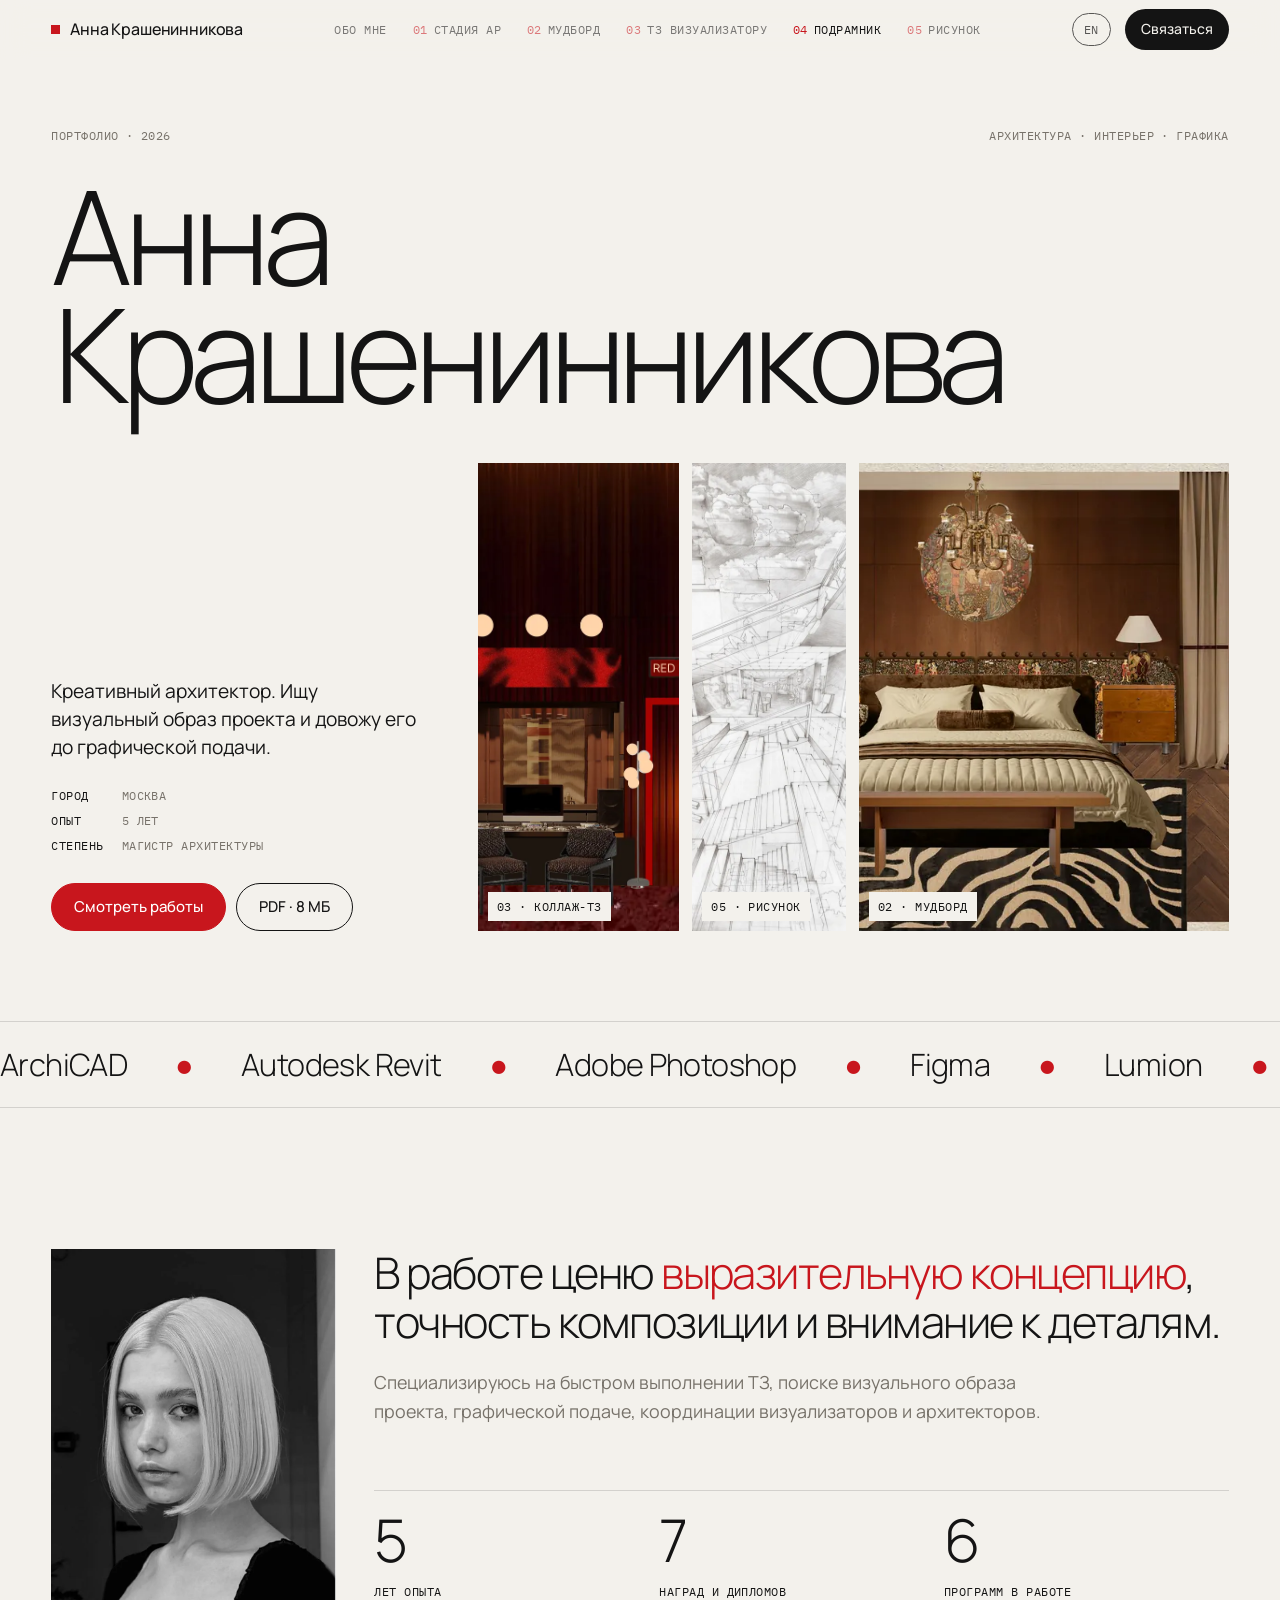
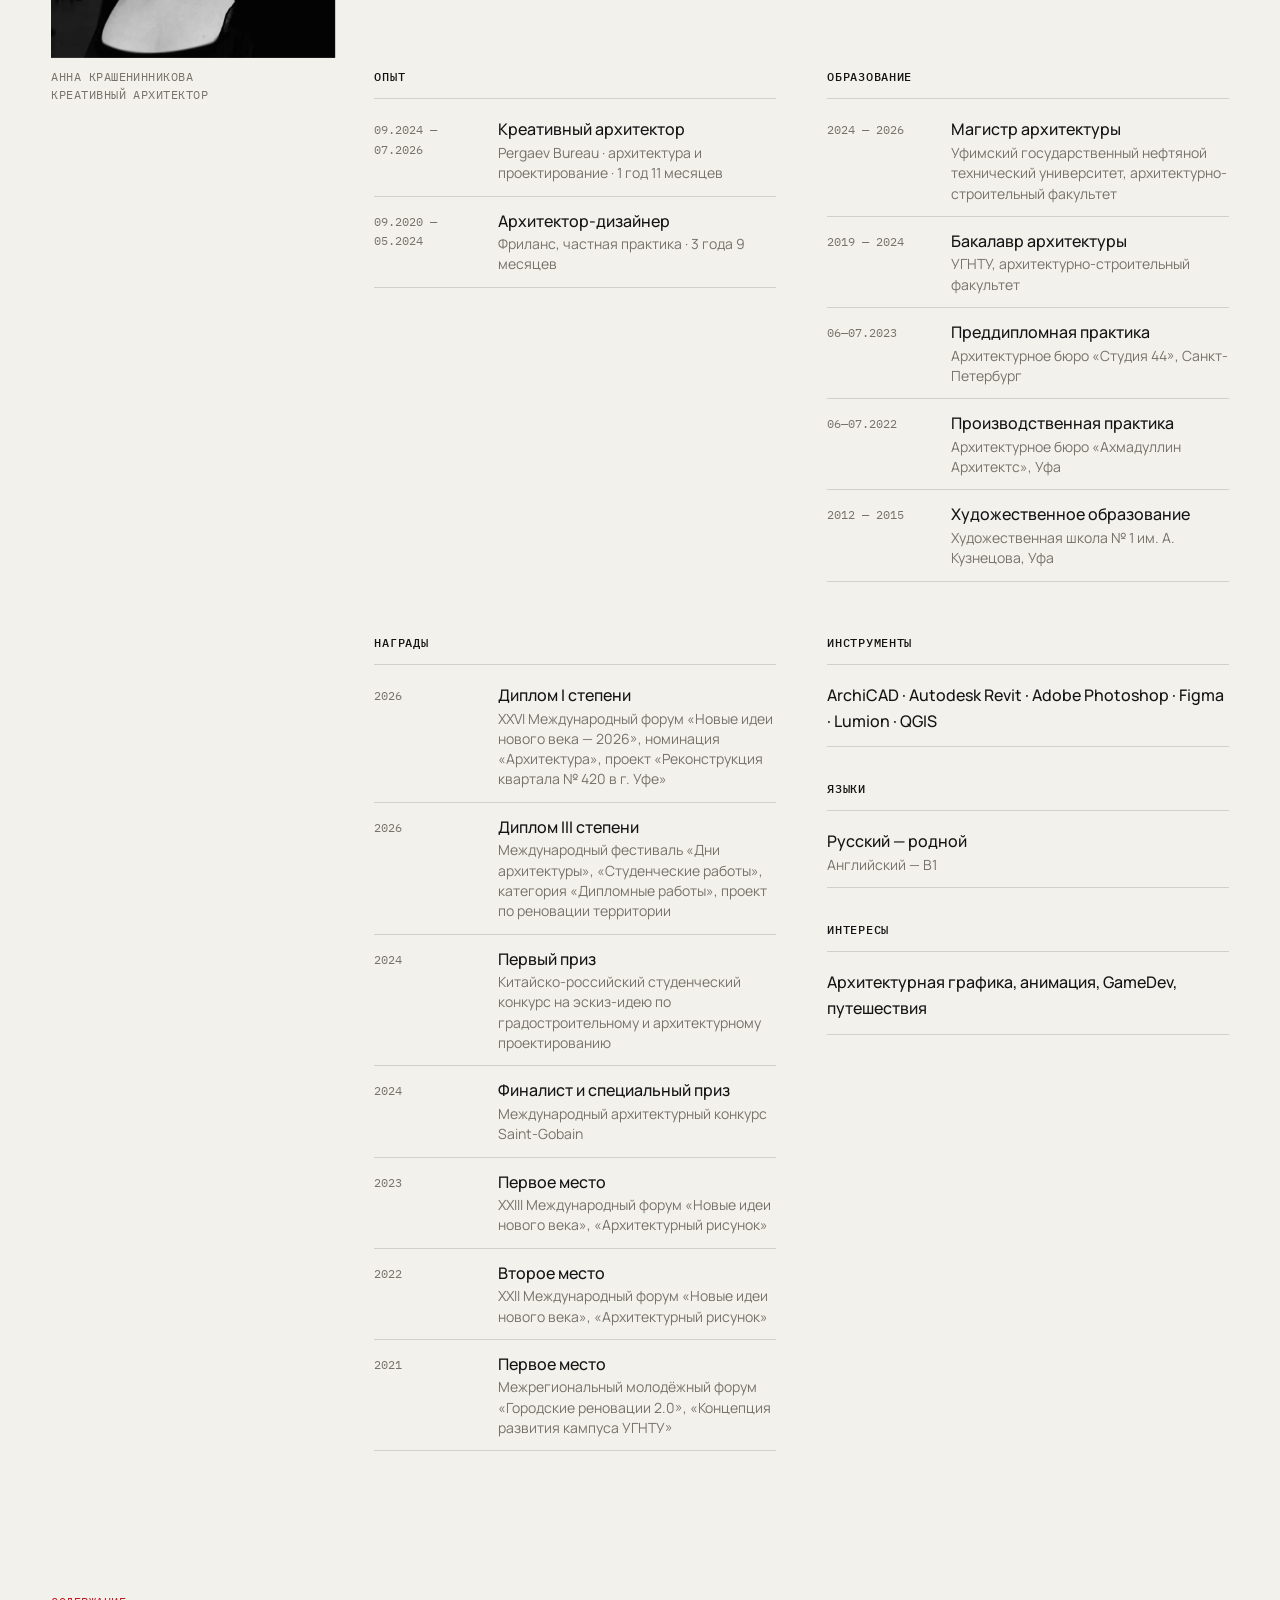
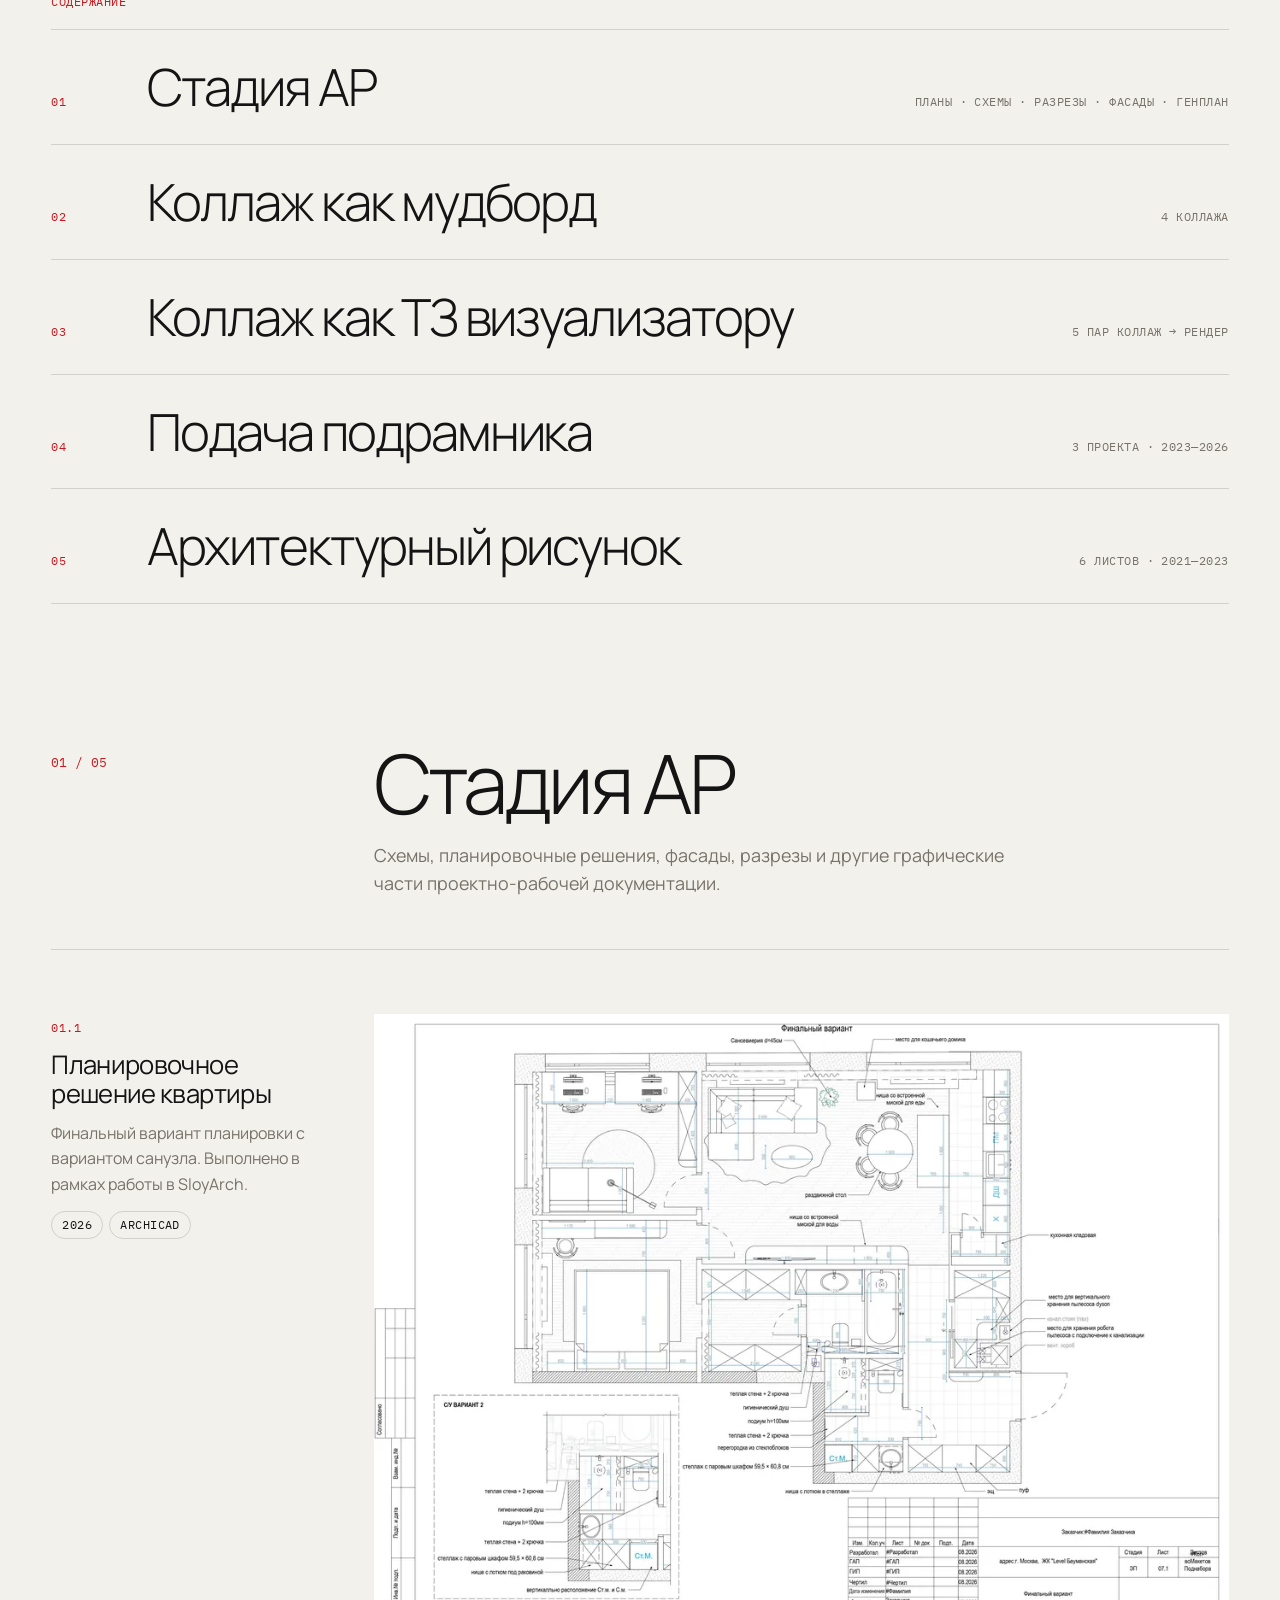
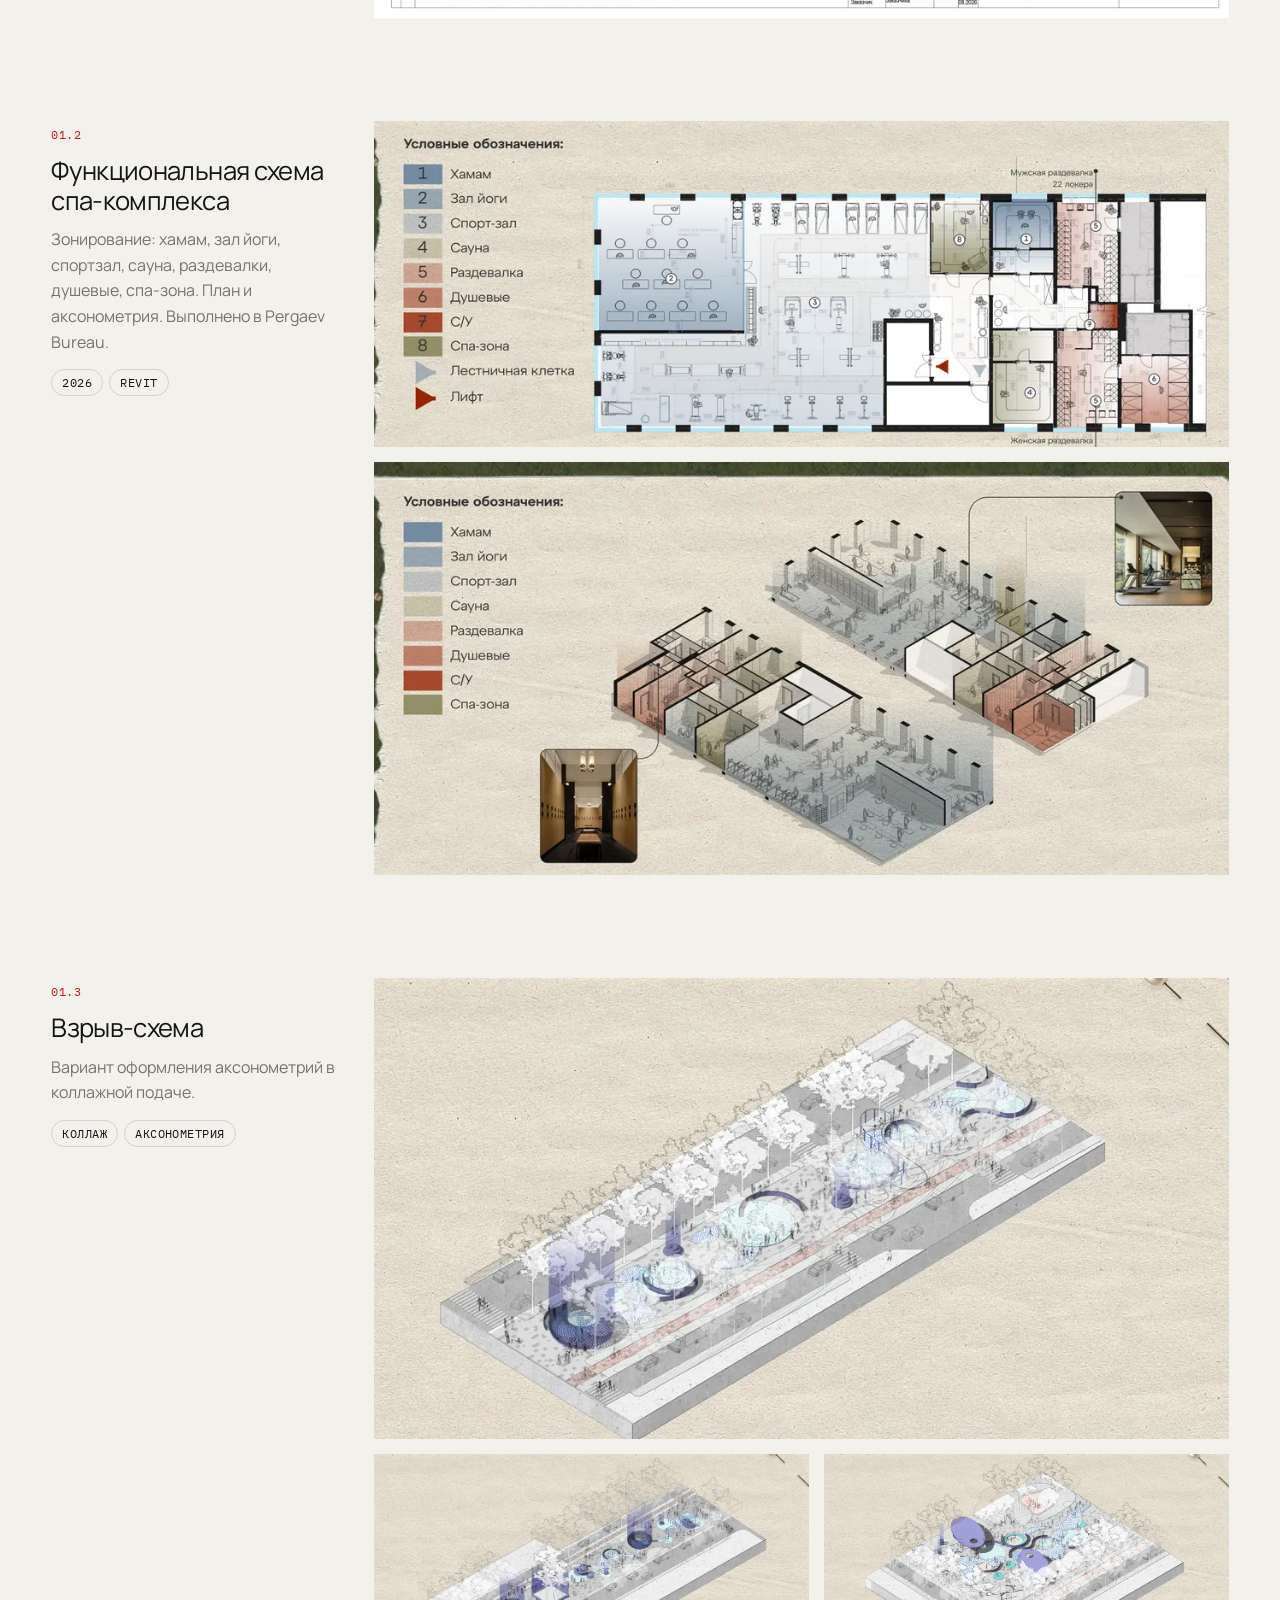
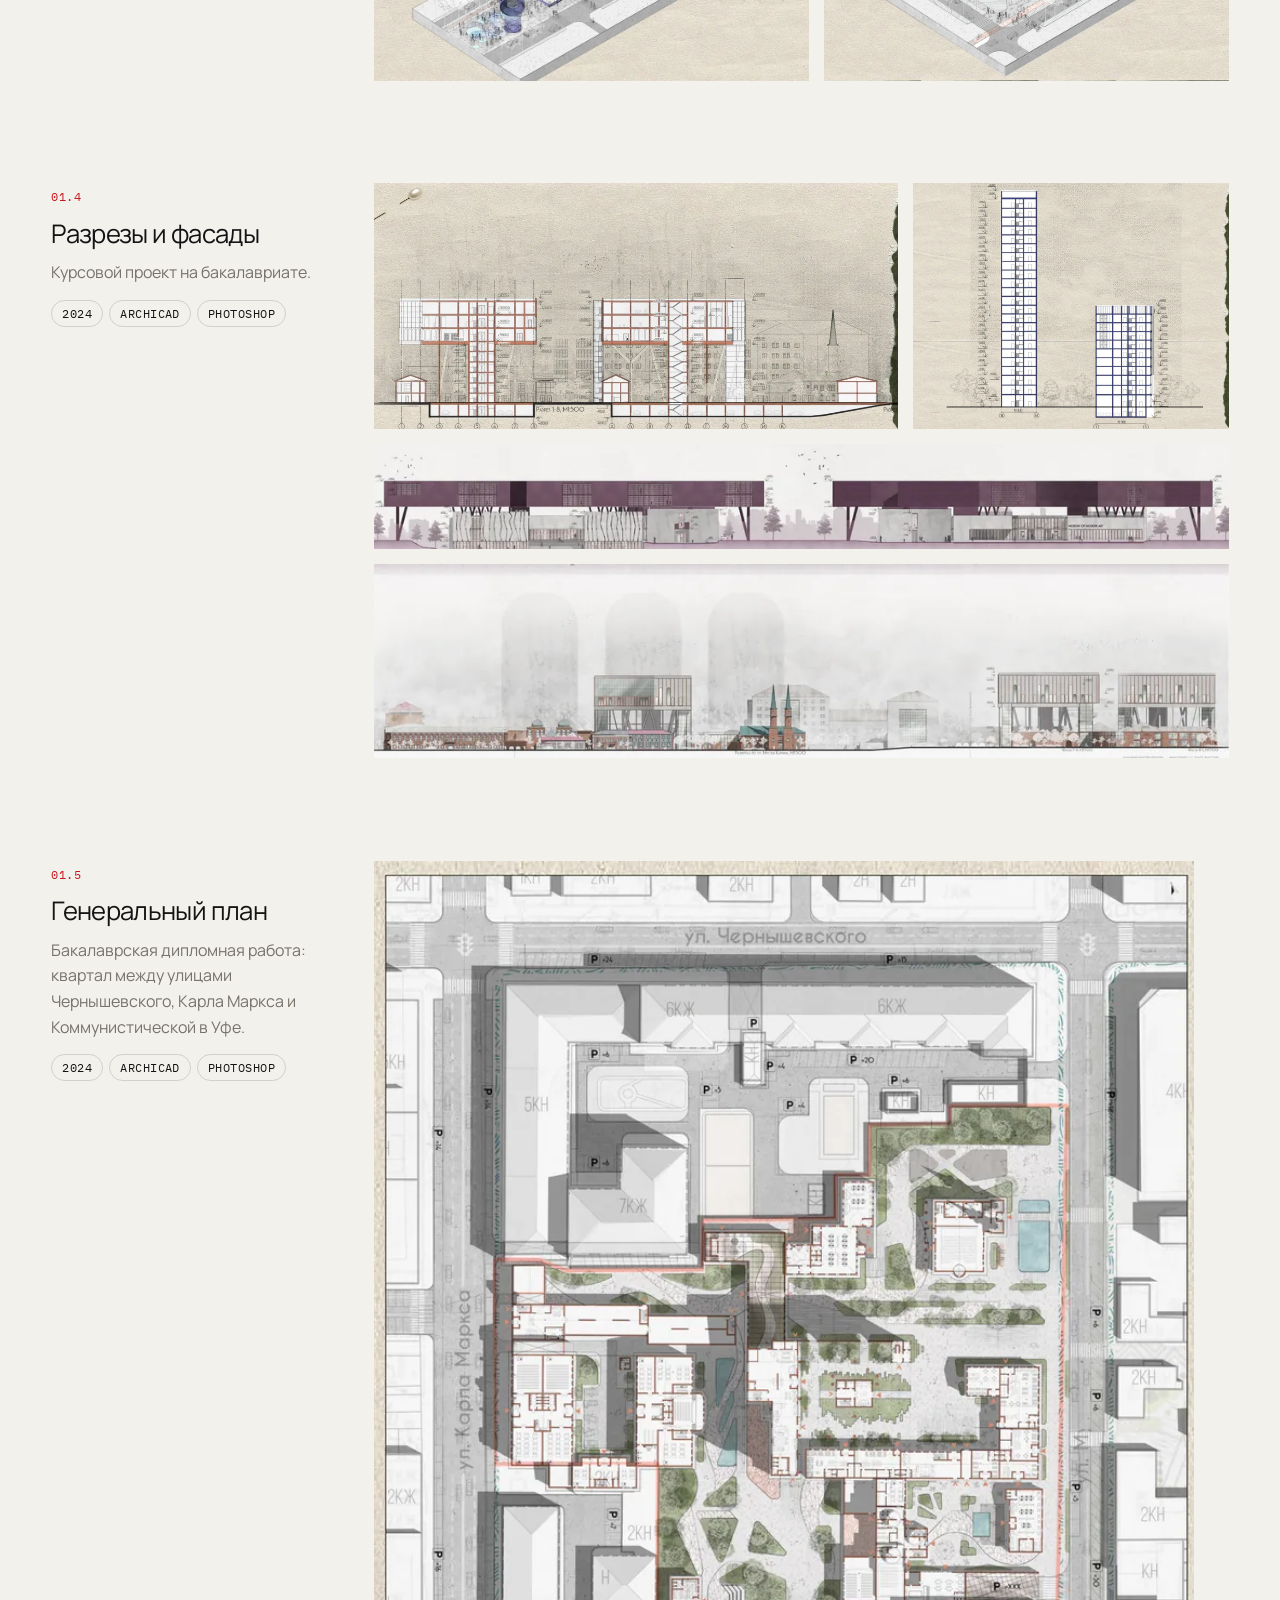
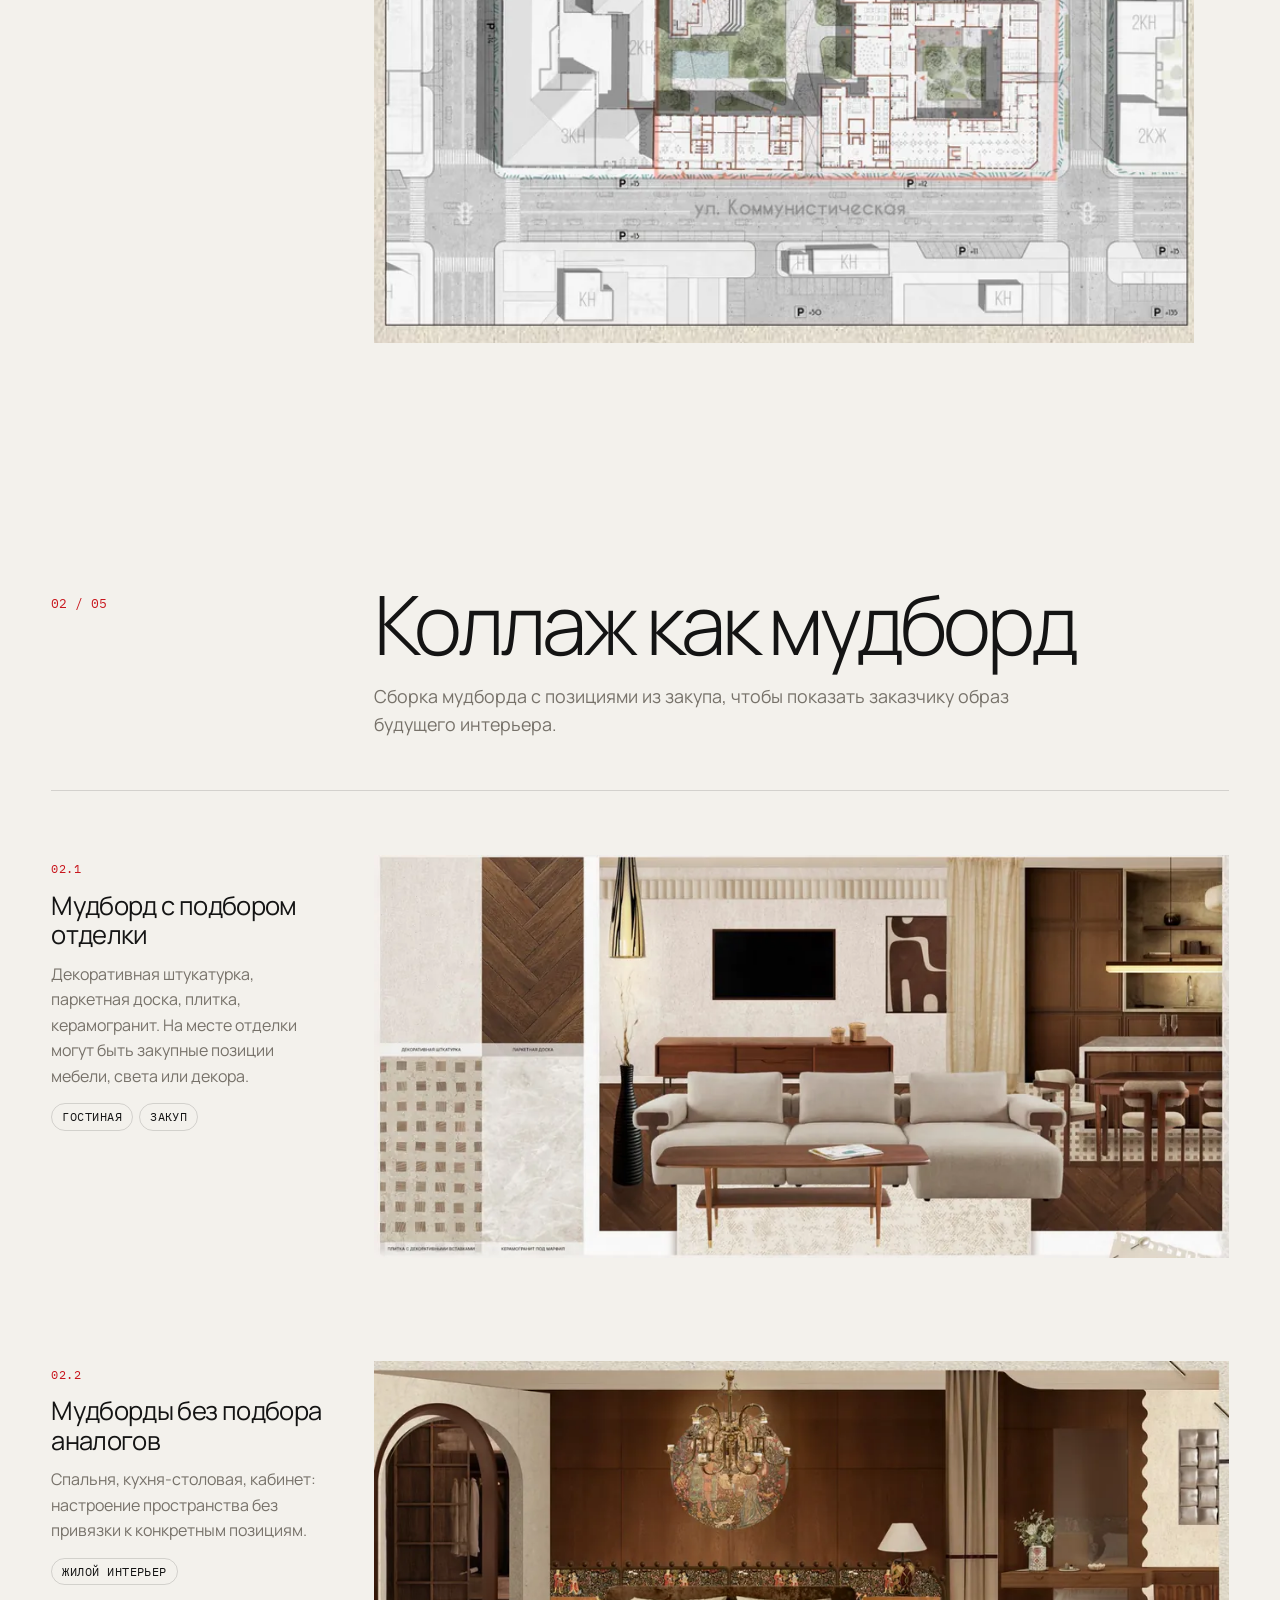
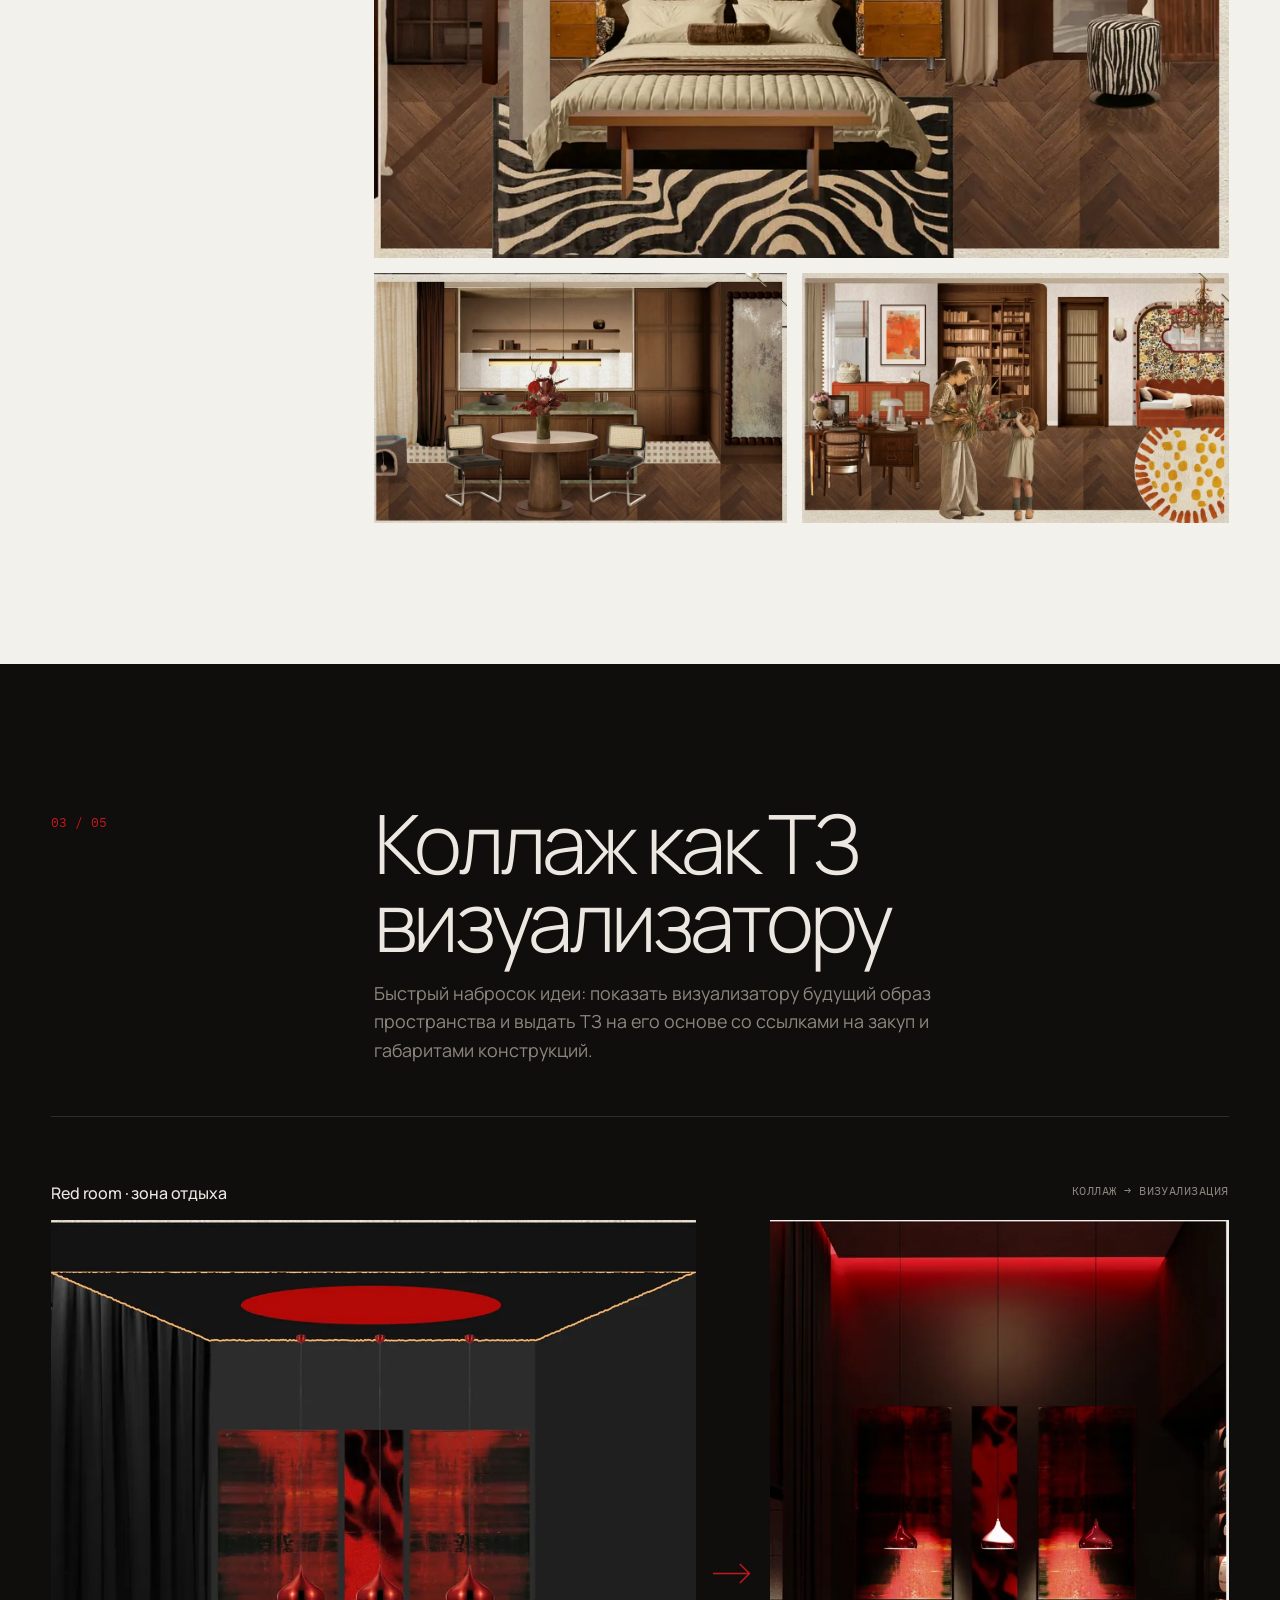
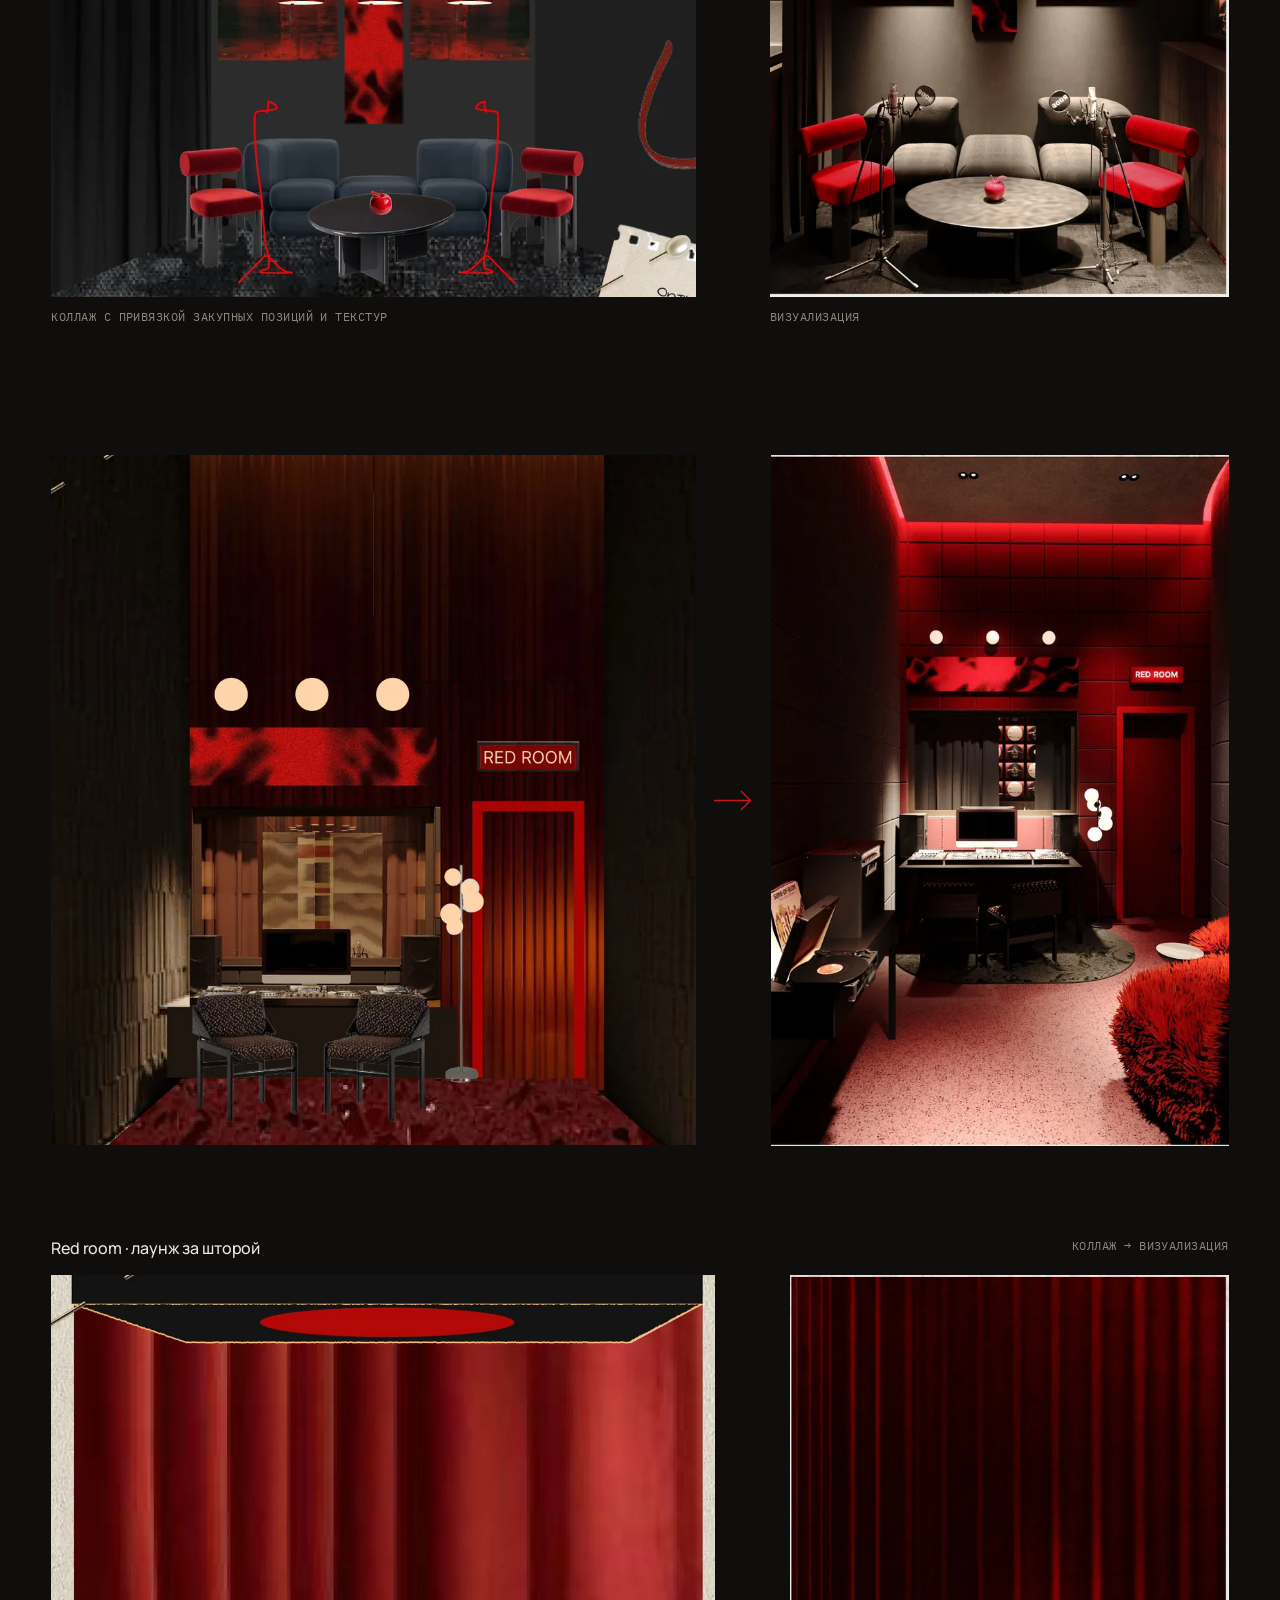
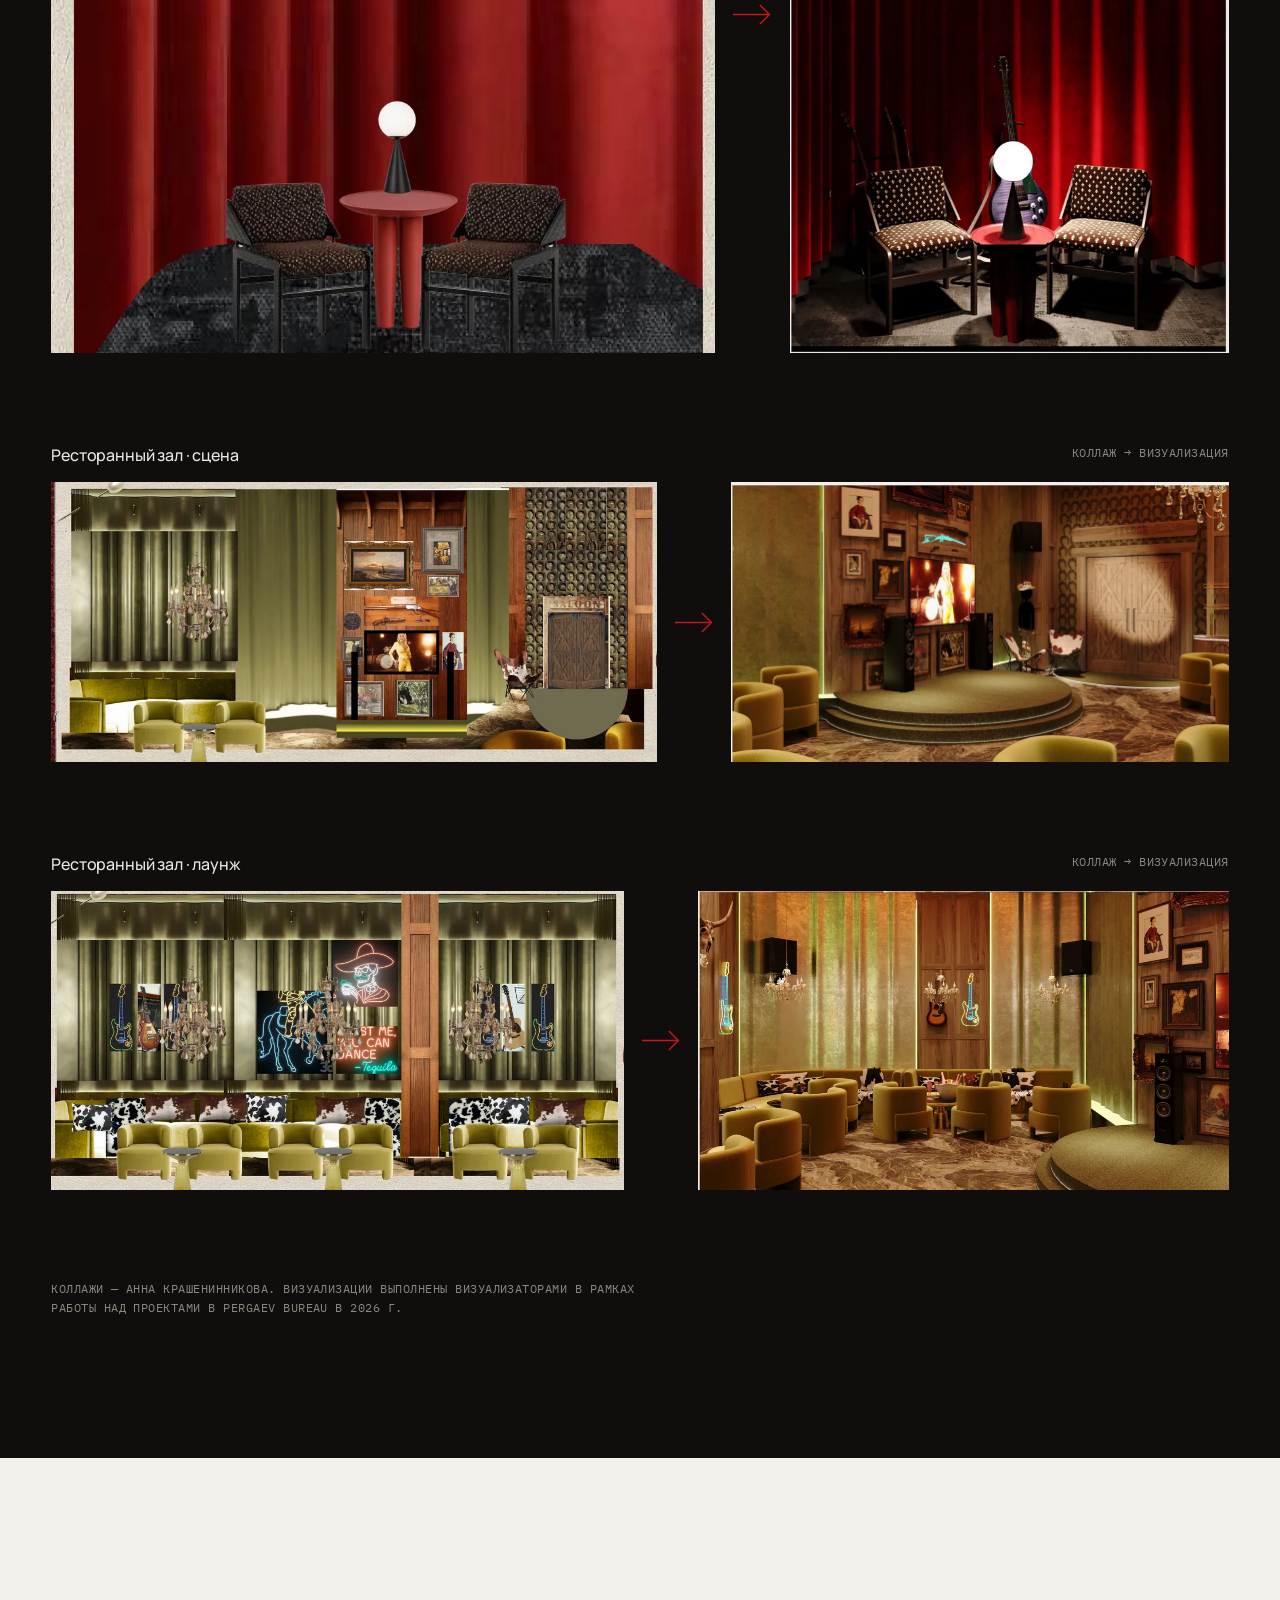
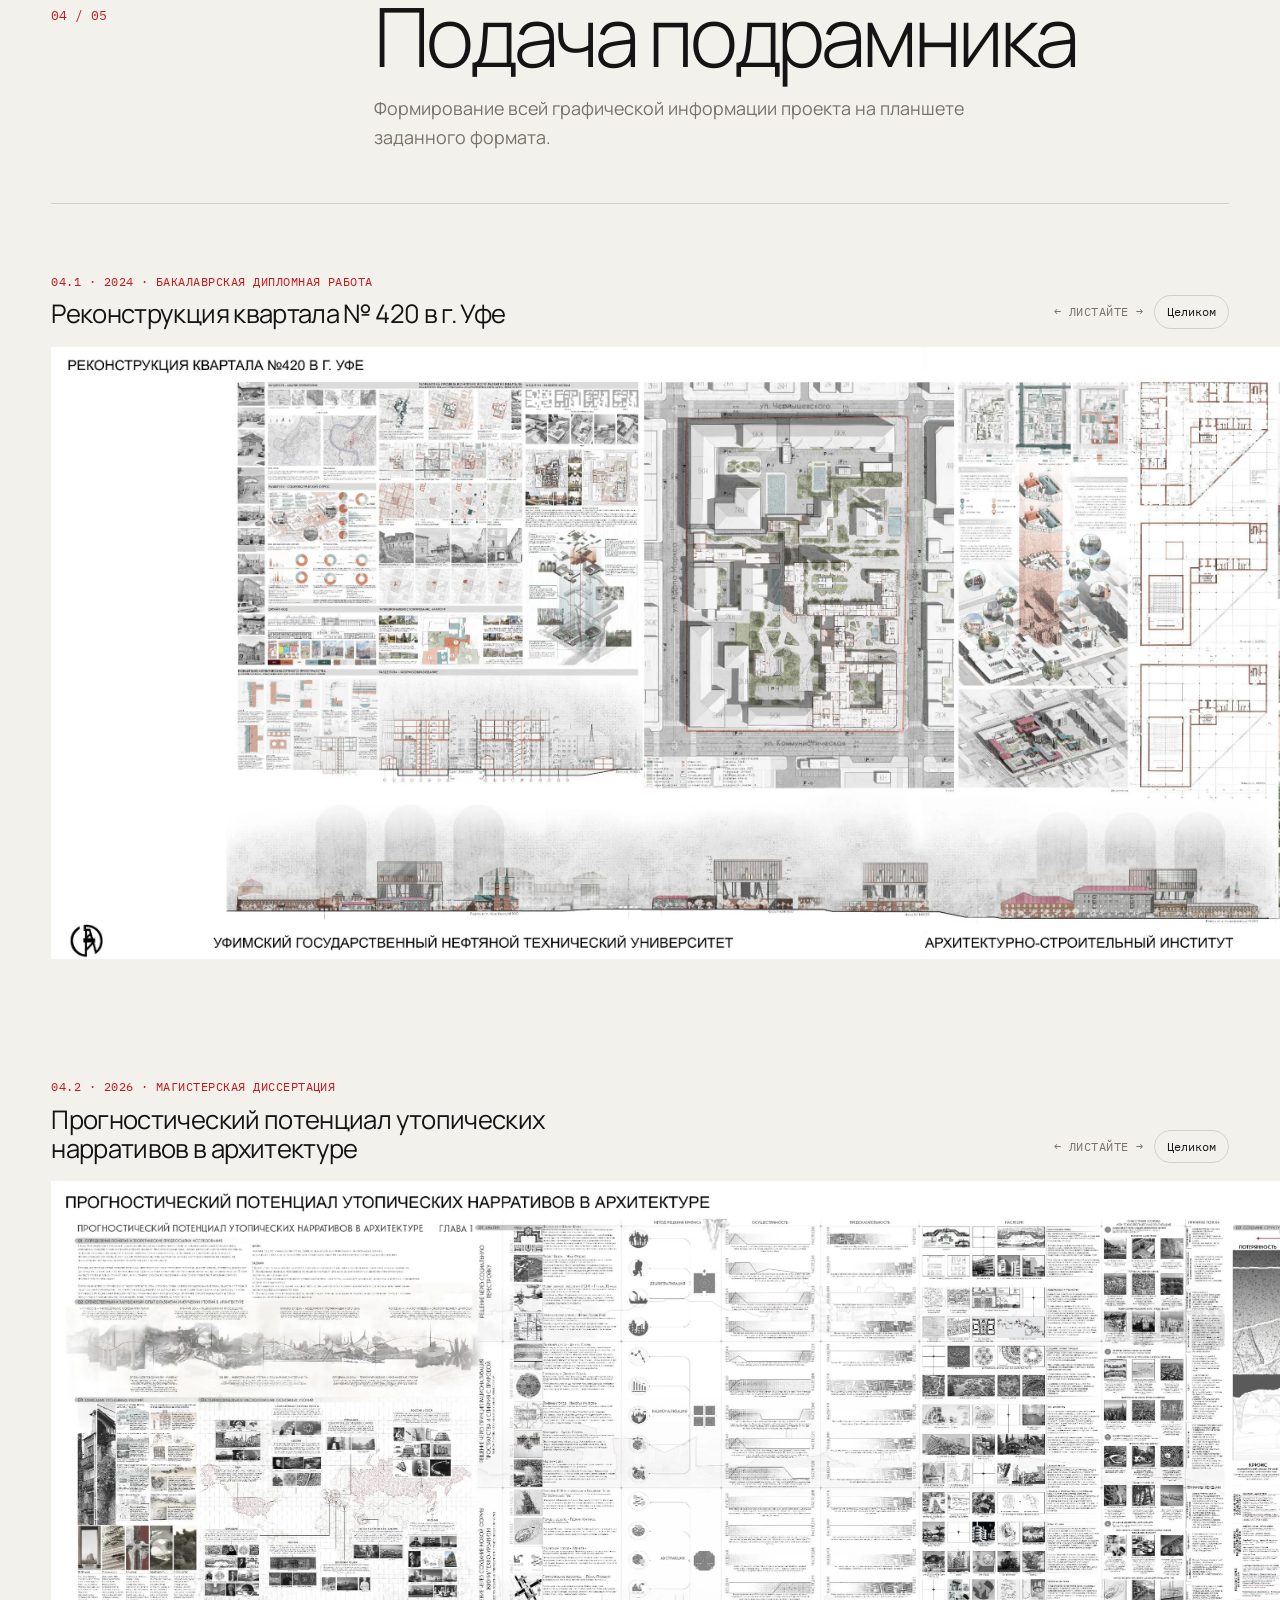
<file: index.html>
<!doctype html>
<html lang="ru">
<head>
<meta charset="utf-8">
<meta name="viewport" content="width=device-width, initial-scale=1, viewport-fit=cover">
<title>Анна Крашенинникова — архитектор</title>
<meta name="description" content="Анна Крашенинникова, креативный архитектор: рабочая документация, коллажи-мудборды, ТЗ визуализаторам, подача подрамника, архитектурный рисунок.">
<meta property="og:type" content="website">
<meta property="og:title" content="Анна Крашенинникова — архитектор">
<meta property="og:description" content="Креативный архитектор · магистр архитектуры · 5 лет опыта · Москва">
<meta property="og:image" content="https://annkrash.github.io/anna-portfolio-v2/og.jpg">
<meta name="theme-color" content="#f3f1ec">
<link rel="alternate" hreflang="ru" href="https://annkrash.github.io/anna-portfolio-v2/">
<link rel="alternate" hreflang="en" href="https://annkrash.github.io/anna-portfolio-v2/en/">
<link rel="icon" href="data:image/svg+xml,%3Csvg xmlns='http://www.w3.org/2000/svg' viewBox='0 0 32 32'%3E%3Crect width='32' height='32' fill='%23141414'/%3E%3Crect x='20' y='20' width='6' height='6' fill='%23c8161d'/%3E%3C/svg%3E">
<link rel="preconnect" href="https://fonts.googleapis.com">
<link rel="preconnect" href="https://fonts.gstatic.com" crossorigin>
<link href="https://fonts.googleapis.com/css2?family=Manrope:wght@300;400;500;600&family=IBM+Plex+Mono:wght@400;500&display=swap" rel="stylesheet">
<link rel="stylesheet" href="assets/site.css">
</head>
<body>
<script>document.documentElement.classList.add("js")</script>

<header class="top">
  <a class="logo" href="#top"><i></i>Анна Крашенинникова</a>
  <nav class="menu mono" aria-label="Разделы">
    <a href="#about">Обо мне</a>
    <a href="#ar"><span>01</span>Стадия АР</a>
    <a href="#moodboard"><span>02</span>Мудборд</a>
    <a href="#tz"><span>03</span>ТЗ визуализатору</a>
    <a href="#podramnik"><span>04</span>Подрамник</a>
    <a href="#drawing"><span>05</span>Рисунок</a>
  </nav>
  <div class="top-r">
    <a class="lang mono" href="en/" hreflang="en" lang="en" title="English version">EN</a>
    <a class="cta" href="#contact">Связаться</a>
    <button class="burger mono" aria-expanded="false" aria-label="Открыть меню" data-menu="Меню" data-close="Закрыть">Меню</button>
  </div>
</header>

<main id="top">
  <div class="hero wrap">
    <div class="hero-kicker mono"><span>Портфолио · 2026</span><span>Архитектура · интерьер · графика</span></div>
    <h1 class="rv">Анна<span class="l2">Крашенинникова</span></h1>
    <div class="hero-row">
      <div class="rv">
        <p class="hero-lead">Креативный архитектор. Ищу визуальный образ проекта и довожу его до графической подачи.</p>
        <dl class="hero-meta mono">
          <dt>Город</dt><dd>Москва</dd>
          <dt>Опыт</dt><dd>5 лет</dd>
          <dt>Степень</dt><dd>Магистр архитектуры</dd>
        </dl>
        <div class="btns">
          <a class="btn solid" href="#ar">Смотреть работы</a>
          <a class="btn" href="Anna_Krasheninnikova_portfolio.pdf" download>PDF · 8 МБ</a>
        </div>
      </div>
      <div class="strip rv">
        <a href="#tz" style="--r:.935"><img src="img/tz-2c-s.webp" srcset="img/tz-2c-s.webp 1000w, img/tz-2c-l.webp 2246w" sizes="(max-width: 700px) 300px, 24vw" width="2246" height="2401" alt="Коллаж-ТЗ визуализатору: red room" data-full="img/tz-2c-l.webp" style="--r:0.935" decoding="async"><span class="mono">03 · Коллаж-ТЗ</span></a>
        <a href="#drawing" style="--r:.715"><img src="img/dr-maze-s.webp" srcset="img/dr-maze-s.webp 1000w, img/dr-maze-l.webp 1716w" sizes="(max-width: 700px) 220px, 18vw" width="1716" height="2400" alt="Архитектурный рисунок «Лабиринт»" data-full="img/dr-maze-l.webp" style="--r:0.715" decoding="async" loading="lazy"><span class="mono">05 · Рисунок</span></a>
        <a href="#moodboard" style="--r:1.717"><img src="img/mb-1-s.webp" srcset="img/mb-1-s.webp 1000w, img/mb-1-l.webp 2401w" sizes="(max-width: 700px) 520px, 40vw" width="2401" height="1398" alt="Мудборд спальни" data-full="img/mb-1-l.webp" style="--r:1.717" decoding="async" loading="lazy"><span class="mono">02 · Мудборд</span></a>
      </div>
    </div>
  </div>

  <div class="ticker mono-free" aria-hidden="true"><div>
    <span>ArchiCAD</span><b>●</b><span>Autodesk Revit</span><b>●</b><span>Adobe Photoshop</span><b>●</b><span>Figma</span><b>●</b><span>Lumion</span><b>●</b><span>QGIS</span><b>●</b>
    <span>ArchiCAD</span><b>●</b><span>Autodesk Revit</span><b>●</b><span>Adobe Photoshop</span><b>●</b><span>Figma</span><b>●</b><span>Lumion</span><b>●</b><span>QGIS</span><b>●</b>
  </div></div>

  <section id="about" class="wrap">
    <div class="about">
      <figure class="about-photo rv">
        <img src="img/photo.webp" width="829" height="1190" alt="Анна Крашенинникова" loading="lazy">
        <figcaption class="mono">Анна Крашенинникова<br>Креативный архитектор</figcaption>
      </figure>
      <div>
        <p class="statement rv">В работе ценю <em>выразительную концепцию</em>, точность композиции и внимание к деталям.</p>
        <p class="sub rv">Специализируюсь на быстром выполнении ТЗ, поиске визуального образа проекта, графической подаче, координации визуализаторов и архитекторов.</p>
        <div class="stats rv">
          <div><b>5</b><span class="mono">лет опыта</span></div>
          <div><b>7</b><span class="mono">наград и дипломов</span></div>
          <div><b>6</b><span class="mono">программ в работе</span></div>
        </div>
        <div class="cv">
          <div class="rv">
            <h4>Опыт</h4>
            <ul>
              <li><span>09.2024 — 07.2026</span><div><b>Креативный архитектор</b><small>Pergaev Bureau · архитектура и проектирование · 1 год 11 месяцев</small></div></li>
              <li><span>09.2020 — 05.2024</span><div><b>Архитектор-дизайнер</b><small>Фриланс, частная практика · 3 года 9 месяцев</small></div></li>
            </ul>
          </div>
          <div class="rv">
            <h4>Образование</h4>
            <ul>
              <li><span>2024 — 2026</span><div><b>Магистр архитектуры</b><small>Уфимский государственный нефтяной технический университет, архитектурно-строительный факультет</small></div></li>
              <li><span>2019 — 2024</span><div><b>Бакалавр архитектуры</b><small>УГНТУ, архитектурно-строительный факультет</small></div></li>
              <li><span>06—07.2023</span><div><b>Преддипломная практика</b><small>Архитектурное бюро «Студия 44», Санкт-Петербург</small></div></li>
              <li><span>06—07.2022</span><div><b>Производственная практика</b><small>Архитектурное бюро «Ахмадуллин Архитектс», Уфа</small></div></li>
              <li><span>2012 — 2015</span><div><b>Художественное образование</b><small>Художественная школа № 1 им. А. Кузнецова, Уфа</small></div></li>
            </ul>
          </div>
          <div class="rv">
            <h4>Награды</h4>
            <ul>
              <li><span>2026</span><div><b>Диплом I степени</b><small>XXVI Международный форум «Новые идеи нового века — 2026», номинация «Архитектура», проект «Реконструкция квартала № 420 в г. Уфе»</small></div></li>
              <li><span>2026</span><div><b>Диплом III степени</b><small>Международный фестиваль «Дни архитектуры», «Студенческие работы», категория «Дипломные работы», проект по реновации территории</small></div></li>
              <li><span>2024</span><div><b>Первый приз</b><small>Китайско-российский студенческий конкурс на эскиз-идею по градостроительному и архитектурному проектированию</small></div></li>
              <li><span>2024</span><div><b>Финалист и специальный приз</b><small>Международный архитектурный конкурс Saint-Gobain</small></div></li>
              <li><span>2023</span><div><b>Первое место</b><small>XXIII Международный форум «Новые идеи нового века», «Архитектурный рисунок»</small></div></li>
              <li><span>2022</span><div><b>Второе место</b><small>XXII Международный форум «Новые идеи нового века», «Архитектурный рисунок»</small></div></li>
              <li><span>2021</span><div><b>Первое место</b><small>Межрегиональный молодёжный форум «Городские реновации 2.0», «Концепция развития кампуса УГНТУ»</small></div></li>
            </ul>
          </div>
          <div class="rv">
            <h4>Инструменты</h4>
            <ul class="plain">
              <li><div><b>ArchiCAD · Autodesk Revit · Adobe Photoshop · Figma · Lumion · QGIS</b></div></li>
            </ul>
            <h4 style="margin-top:32px">Языки</h4>
            <ul class="plain">
              <li><div><b>Русский — родной</b><small>Английский — B1</small></div></li>
            </ul>
            <h4 style="margin-top:32px">Интересы</h4>
            <ul class="plain">
              <li><div><b>Архитектурная графика, анимация, GameDev, путешествия</b></div></li>
            </ul>
          </div>
        </div>
      </div>
    </div>
  </section>

  <section id="works" class="wrap">
    <p class="mono red rv" style="margin:0 0 18px">Содержание</p>
    <nav class="index rv" aria-label="Работы">
      <a href="#ar" data-peek="img/ar-plan-s.webp"><span class="mono red">01</span><span class="t">Стадия АР</span><span class="c mono">Планы · схемы · разрезы · фасады · генплан</span></a>
      <a href="#moodboard" data-peek="img/mb-main-s.webp"><span class="mono red">02</span><span class="t">Коллаж как мудборд</span><span class="c mono">4 коллажа</span></a>
      <a href="#tz" data-peek="img/tz-3c-s.webp"><span class="mono red">03</span><span class="t">Коллаж как ТЗ визуализатору</span><span class="c mono">5 пар коллаж → рендер</span></a>
      <a href="#podramnik" data-peek="img/pod-1-s.webp"><span class="mono red">04</span><span class="t">Подача подрамника</span><span class="c mono">3 проекта · 2023—2026</span></a>
      <a href="#drawing" data-peek="img/dr-zur-s.webp"><span class="mono red">05</span><span class="t">Архитектурный рисунок</span><span class="c mono">6 листов · 2021—2023</span></a>
    </nav>
  </section>

  <section id="ar" class="wrap">
    <div class="sec-head rv">
      <div class="sec-num">01 / 05</div>
      <div><h2>Стадия АР</h2><p>Схемы, планировочные решения, фасады, разрезы и другие графические части проектно-рабочей документации.</p></div>
    </div>

    <article class="proj">
      <div class="proj-meta rv">
        <span class="mono idx">01.1</span>
        <h3>Планировочное решение квартиры</h3>
        <p>Финальный вариант планировки с вариантом санузла. Выполнено в рамках работы в SloyArch.</p>
        <ul class="tags mono"><li>2026</li><li>ArchiCAD</li></ul>
      </div>
      <div class="shots rv"><img src="img/ar-plan-s.webp" srcset="img/ar-plan-s.webp 1000w, img/ar-plan-l.webp 4096w" sizes="(max-width: 900px) 100vw, 70vw" width="4096" height="2897" alt="Планировочное решение квартиры, финальный вариант" data-full="img/ar-plan-l.webp" style="--r:1.414" decoding="async" loading="lazy"></div>
    </article>

    <article class="proj">
      <div class="proj-meta rv">
        <span class="mono idx">01.2</span>
        <h3>Функциональная схема спа-комплекса</h3>
        <p>Зонирование: хамам, зал йоги, спортзал, сауна, раздевалки, душевые, спа-зона. План и аксонометрия. Выполнено в Pergaev Bureau.</p>
        <ul class="tags mono"><li>2026</li><li>Revit</li></ul>
      </div>
      <div class="shots rv"><img src="img/ar-func-s.webp" srcset="img/ar-func-s.webp 1000w, img/ar-func-l.webp 2401w" sizes="(max-width: 900px) 100vw, 70vw" width="2401" height="917" alt="Функциональная схема: план с условными обозначениями" data-full="img/ar-func-l.webp" style="--r:2.618" decoding="async" loading="lazy"><img src="img/ar-func-axo-s.webp" srcset="img/ar-func-axo-s.webp 1000w, img/ar-func-axo-l.webp 2401w" sizes="(max-width: 900px) 100vw, 70vw" width="2401" height="1159" alt="Функциональная схема: аксонометрия" data-full="img/ar-func-axo-l.webp" style="--r:2.072" decoding="async" loading="lazy"></div>
    </article>

    <article class="proj">
      <div class="proj-meta rv">
        <span class="mono idx">01.3</span>
        <h3>Взрыв-схема</h3>
        <p>Вариант оформления аксонометрий в коллажной подаче.</p>
        <ul class="tags mono"><li>Коллаж</li><li>Аксонометрия</li></ul>
      </div>
      <div class="shots rv">
        <img src="img/ar-axo-1-s.webp" srcset="img/ar-axo-1-s.webp 1000w, img/ar-axo-1-l.webp 2401w" sizes="(max-width: 900px) 100vw, 70vw" width="2401" height="1296" alt="Аксонометрия в коллажной подаче, вариант 1" data-full="img/ar-axo-1-l.webp" style="--r:1.853" decoding="async" loading="lazy">
        <div class="row scroll"><img src="img/ar-axo-2-s.webp" srcset="img/ar-axo-2-s.webp 1000w, img/ar-axo-2-l.webp 2401w" sizes="(max-width: 700px) 82vw, 36vw" width="2401" height="1251" alt="Аксонометрия в коллажной подаче, вариант 2" data-full="img/ar-axo-2-l.webp" style="--r:1.919" decoding="async" loading="lazy"><img src="img/ar-axo-3-s.webp" srcset="img/ar-axo-3-s.webp 1000w, img/ar-axo-3-l.webp 2401w" sizes="(max-width: 700px) 82vw, 36vw" width="2401" height="1341" alt="Аксонометрия в коллажной подаче, вариант 3" data-full="img/ar-axo-3-l.webp" style="--r:1.790" decoding="async" loading="lazy"></div>
      </div>
    </article>

    <article class="proj">
      <div class="proj-meta rv">
        <span class="mono idx">01.4</span>
        <h3>Разрезы и фасады</h3>
        <p>Курсовой проект на бакалавриате.</p>
        <ul class="tags mono"><li>2024</li><li>ArchiCAD</li><li>Photoshop</li></ul>
      </div>
      <div class="shots rv">
        <div class="row stack"><img src="img/ar-sec-1-s.webp" srcset="img/ar-sec-1-s.webp 1000w, img/ar-sec-1-l.webp 2400w" sizes="(max-width: 700px) 100vw, 40vw" width="2400" height="1125" alt="Разрез, М 1:500" data-full="img/ar-sec-1-l.webp" style="--r:2.133" decoding="async" loading="lazy"><img src="img/ar-sec-2-s.webp" srcset="img/ar-sec-2-s.webp 1000w, img/ar-sec-2-l.webp 2400w" sizes="(max-width: 700px) 100vw, 30vw" width="2400" height="1867" alt="Разрезы высотных корпусов" data-full="img/ar-sec-2-l.webp" style="--r:1.285" decoding="async" loading="lazy"></div>
        <img src="img/ar-fac-1-s.webp" srcset="img/ar-fac-1-s.webp 1000w, img/ar-fac-1-l.webp 2401w" sizes="(max-width: 900px) 100vw, 70vw" width="2401" height="296" alt="Фасад" data-full="img/ar-fac-1-l.webp" style="--r:8.111" decoding="async" loading="lazy">
        <img src="img/ar-fac-2-s.webp" srcset="img/ar-fac-2-s.webp 1000w, img/ar-fac-2-l.webp 2401w" sizes="(max-width: 900px) 100vw, 70vw" width="2401" height="544" alt="Развёртка фасадов по улице" data-full="img/ar-fac-2-l.webp" style="--r:4.414" decoding="async" loading="lazy">
      </div>
    </article>

    <article class="proj">
      <div class="proj-meta rv">
        <span class="mono idx">01.5</span>
        <h3>Генеральный план</h3>
        <p>Бакалаврская дипломная работа: квартал между улицами Чернышевского, Карла Маркса и Коммунистической в Уфе.</p>
        <ul class="tags mono"><li>2024</li><li>ArchiCAD</li><li>Photoshop</li></ul>
      </div>
      <div class="shots rv" style="max-width:820px"><img src="img/ar-gen-s.webp" srcset="img/ar-gen-s.webp 1000w, img/ar-gen-l.webp 1821w" sizes="(max-width: 1000px) 100vw, 50vw" width="1821" height="2401" alt="Генеральный план квартала" data-full="img/ar-gen-l.webp" style="--r:0.758" decoding="async" loading="lazy"></div>
    </article>
  </section>

  <section id="moodboard" class="wrap">
    <div class="sec-head rv">
      <div class="sec-num">02 / 05</div>
      <div><h2>Коллаж как мудборд</h2><p>Сборка мудборда с позициями из закупа, чтобы показать заказчику образ будущего интерьера.</p></div>
    </div>

    <article class="proj">
      <div class="proj-meta rv">
        <span class="mono idx">02.1</span>
        <h3>Мудборд с подбором отделки</h3>
        <p>Декоративная штукатурка, паркетная доска, плитка, керамогранит. На месте отделки могут быть закупные позиции мебели, света или декора.</p>
        <ul class="tags mono"><li>Гостиная</li><li>Закуп</li></ul>
      </div>
      <div class="shots rv"><img src="img/mb-main-s.webp" srcset="img/mb-main-s.webp 1000w, img/mb-main-l.webp 2400w" sizes="(max-width: 900px) 100vw, 70vw" width="2400" height="1132" alt="Мудборд гостиной с образцами отделки" data-full="img/mb-main-l.webp" style="--r:2.120" decoding="async" loading="lazy"></div>
    </article>

    <article class="proj">
      <div class="proj-meta rv">
        <span class="mono idx">02.2</span>
        <h3>Мудборды без подбора аналогов</h3>
        <p>Спальня, кухня-столовая, кабинет: настроение пространства без привязки к конкретным позициям.</p>
        <ul class="tags mono"><li>Жилой интерьер</li></ul>
      </div>
      <div class="shots rv">
        <img src="img/mb-1-s.webp" srcset="img/mb-1-s.webp 1000w, img/mb-1-l.webp 2401w" sizes="(max-width: 900px) 100vw, 70vw" width="2401" height="1398" alt="Мудборд спальни" data-full="img/mb-1-l.webp" style="--r:1.717" decoding="async" loading="lazy">
        <div class="row stack"><img src="img/mb-2-s.webp" srcset="img/mb-2-s.webp 1000w, img/mb-2-l.webp 2401w" sizes="(max-width: 700px) 100vw, 36vw" width="2401" height="1456" alt="Мудборд кухни-столовой" data-full="img/mb-2-l.webp" style="--r:1.649" decoding="async" loading="lazy"><img src="img/mb-3-s.webp" srcset="img/mb-3-s.webp 1000w, img/mb-3-l.webp 2401w" sizes="(max-width: 700px) 100vw, 36vw" width="2401" height="1407" alt="Мудборд кабинета" data-full="img/mb-3-l.webp" style="--r:1.706" decoding="async" loading="lazy"></div>
      </div>
    </article>
  </section>

  <section id="tz" class="dark">
    <div class="wrap">
      <div class="sec-head rv">
        <div class="sec-num">03 / 05</div>
        <div><h2>Коллаж как ТЗ визуализатору</h2><p>Быстрый набросок идеи: показать визуализатору будущий образ пространства и выдать ТЗ на его основе со ссылками на закуп и габаритами конструкций.</p></div>
      </div>

      <div class="pair-head mono rv"><b>Red room · зона отдыха</b><span>Коллаж → визуализация</span></div>
      <div class="pair rv">
        <figure style="--r:.953"><img src="img/tz-1c-s.webp" srcset="img/tz-1c-s.webp 1000w, img/tz-1c-l.webp 2287w" sizes="(max-width: 700px) 100vw, 46vw" width="2287" height="2401" alt="Коллаж-ТЗ: зона отдыха с красными креслами" data-full="img/tz-1c-l.webp" style="--r:0.953" decoding="async" loading="lazy"><figcaption class="mono">Коллаж с привязкой закупных позиций и текстур</figcaption></figure>
        <svg class="arrow" viewBox="0 0 40 24" fill="none" stroke="currentColor" stroke-width="1.5"><path d="M0 12h38M28 2l10 10-10 10"/></svg>
        <figure style="--r:.679"><img src="img/tz-1r-s.webp" srcset="img/tz-1r-s.webp 1000w, img/tz-1r-l.webp 1630w" sizes="(max-width: 700px) 100vw, 34vw" width="1630" height="2400" alt="Визуализация зоны отдыха по коллажу" data-full="img/tz-1r-l.webp" style="--r:0.679" decoding="async" loading="lazy"><figcaption class="mono">Визуализация</figcaption></figure>
      </div>

      <div class="pair-head mono rv"><b>Red room · студия</b><span>Коллаж → визуализация</span></div>
      <div class="pair rv">
        <figure style="--r:.935"><img src="img/tz-2c-s.webp" srcset="img/tz-2c-s.webp 1000w, img/tz-2c-l.webp 2246w" sizes="(max-width: 700px) 100vw, 46vw" width="2246" height="2401" alt="Коллаж-ТЗ: студия red room" data-full="img/tz-2c-l.webp" style="--r:0.935" decoding="async"></figure>
        <svg class="arrow" viewBox="0 0 40 24" fill="none" stroke="currentColor" stroke-width="1.5"><path d="M0 12h38M28 2l10 10-10 10"/></svg>
        <figure style="--r:.664"><img src="img/tz-2r-s.webp" srcset="img/tz-2r-s.webp 1000w, img/tz-2r-l.webp 1593w" sizes="(max-width: 700px) 100vw, 34vw" width="1593" height="2401" alt="Визуализация студии red room" data-full="img/tz-2r-l.webp" style="--r:0.663" decoding="async" loading="lazy"></figure>
      </div>

      <div class="pair-head mono rv"><b>Red room · лаунж за шторой</b><span>Коллаж → визуализация</span></div>
      <div class="pair rv">
        <figure style="--r:.98"><img src="img/tz-3c-s.webp" srcset="img/tz-3c-s.webp 1000w, img/tz-3c-l.webp 2352w" sizes="(max-width: 700px) 100vw, 46vw" width="2352" height="2401" alt="Коллаж-ТЗ: лаунж с красными шторами" data-full="img/tz-3c-l.webp" style="--r:0.980" decoding="async" loading="lazy"></figure>
        <svg class="arrow" viewBox="0 0 40 24" fill="none" stroke="currentColor" stroke-width="1.5"><path d="M0 12h38M28 2l10 10-10 10"/></svg>
        <figure style="--r:.648"><img src="img/tz-3r-s.webp" srcset="img/tz-3r-s.webp 1000w, img/tz-3r-l.webp 1556w" sizes="(max-width: 700px) 100vw, 34vw" width="1556" height="2401" alt="Визуализация лаунжа с красными шторами" data-full="img/tz-3r-l.webp" style="--r:0.648" decoding="async" loading="lazy"></figure>
      </div>

      <div class="pair-head mono rv"><b>Ресторанный зал · сцена</b><span>Коллаж → визуализация</span></div>
      <div class="pair rv">
        <figure style="--r:2.163"><img src="img/tz-4c-s.webp" srcset="img/tz-4c-s.webp 1000w, img/tz-4c-l.webp 2401w" sizes="(max-width: 700px) 100vw, 46vw" width="2401" height="1110" alt="Коллаж-ТЗ: ресторанный зал со сценой" data-full="img/tz-4c-l.webp" style="--r:2.163" decoding="async" loading="lazy"></figure>
        <svg class="arrow" viewBox="0 0 40 24" fill="none" stroke="currentColor" stroke-width="1.5"><path d="M0 12h38M28 2l10 10-10 10"/></svg>
        <figure style="--r:1.779"><img src="img/tz-4r-s.webp" srcset="img/tz-4r-s.webp 1000w, img/tz-4r-l.webp 2401w" sizes="(max-width: 700px) 100vw, 40vw" width="2401" height="1350" alt="Визуализация ресторанного зала со сценой" data-full="img/tz-4r-l.webp" style="--r:1.779" decoding="async" loading="lazy"></figure>
      </div>

      <div class="pair-head mono rv"><b>Ресторанный зал · лаунж</b><span>Коллаж → визуализация</span></div>
      <div class="pair rv">
        <figure style="--r:1.919"><img src="img/tz-5c-s.webp" srcset="img/tz-5c-s.webp 1000w, img/tz-5c-l.webp 2401w" sizes="(max-width: 700px) 100vw, 46vw" width="2401" height="1251" alt="Коллаж-ТЗ: лаунж ресторана" data-full="img/tz-5c-l.webp" style="--r:1.919" decoding="async" loading="lazy"></figure>
        <svg class="arrow" viewBox="0 0 40 24" fill="none" stroke="currentColor" stroke-width="1.5"><path d="M0 12h38M28 2l10 10-10 10"/></svg>
        <figure style="--r:1.779"><img src="img/tz-5r-s.webp" srcset="img/tz-5r-s.webp 1000w, img/tz-5r-l.webp 2401w" sizes="(max-width: 700px) 100vw, 40vw" width="2401" height="1350" alt="Визуализация лаунжа ресторана" data-full="img/tz-5r-l.webp" style="--r:1.779" decoding="async" loading="lazy"></figure>
      </div>

      <p class="credit mono rv">Коллажи — Анна Крашенинникова. Визуализации выполнены визуализаторами в рамках работы над проектами в Pergaev Bureau в 2026 г.</p>
    </div>
  </section>

  <section id="podramnik">
    <div class="wrap">
      <div class="sec-head rv">
        <div class="sec-num">04 / 05</div>
        <div><h2>Подача подрамника</h2><p>Формирование всей графической информации проекта на планшете заданного формата.</p></div>
      </div>
    </div>

    <div class="pan-wrap rv">
      <div class="wrap pan-head">
        <div><span class="mono red">04.1 · 2024 · Бакалаврская дипломная работа</span><h3>Реконструкция квартала № 420 в г. Уфе</h3></div>
        <div class="pan-hint mono"><span>← листайте →</span><button data-open="pod-1">Целиком</button></div>
      </div>
      <div class="pan"><img src="img/pod-1-s.webp" srcset="img/pod-1-s.webp 1000w, img/pod-1-l.webp 4096w" sizes="(max-width: 700px) 1700px, 2200px" width="4096" height="1434" alt="Подрамник: реконструкция квартала № 420 в г. Уфе" data-full="img/pod-1-l.webp" style="--r:2.856" decoding="async" loading="lazy"></div>
    </div>

    <div class="pan-wrap rv">
      <div class="wrap pan-head">
        <div><span class="mono red">04.2 · 2026 · Магистерская диссертация</span><h3>Прогностический потенциал утопических нарративов в архитектуре</h3></div>
        <div class="pan-hint mono"><span>← листайте →</span><button data-open="pod-2">Целиком</button></div>
      </div>
      <div class="pan"><img src="img/pod-2-s.webp" srcset="img/pod-2-s.webp 1000w, img/pod-2-l.webp 4096w" sizes="(max-width: 700px) 1600px, 2000px" width="4096" height="1537" alt="Подрамник: прогностический потенциал утопических нарративов в архитектуре" data-full="img/pod-2-l.webp" style="--r:2.665" decoding="async" loading="lazy"></div>
    </div>

    <div class="pan-wrap rv">
      <div class="wrap pan-head">
        <div><span class="mono red">04.3 · 2023 · Курсовой проект</span><h3>Общественный центр</h3></div>
        <div class="pan-hint mono"><span>← листайте →</span><button data-open="pod-3">Целиком</button></div>
      </div>
      <div class="pan"><img src="img/pod-3-s.webp" srcset="img/pod-3-s.webp 1000w, img/pod-3-l.webp 4096w" sizes="(max-width: 700px) 1200px, 1500px" width="4096" height="2048" alt="Подрамник: курсовой проект «Общественный центр»" data-full="img/pod-3-l.webp" style="--r:2.000" decoding="async" loading="lazy"></div>
    </div>
  </section>

  <section id="drawing" class="wrap">
    <div class="sec-head rv">
      <div class="sec-num">05 / 05</div>
      <div><h2>Архитектурный рисунок</h2><p>Выразить мысль рисунком.</p></div>
    </div>

    <div class="draw-grid">
      <figure class="rv"><img src="img/dr-maze-s.webp" srcset="img/dr-maze-s.webp 1000w, img/dr-maze-l.webp 1716w" sizes="(max-width: 700px) 100vw, 40vw" width="1716" height="2400" alt="«Лабиринт», А1, графика, 2023" data-full="img/dr-maze-l.webp" style="--r:0.715" decoding="async" loading="lazy"></figure>
      <div class="rv">
        <span class="award mono">Диплом I степени</span>
        <h3>«Лабиринт»</h3>
        <p style="color:var(--mute);margin:0 0 14px">А1, графика, 2023. XXIII Международный форум «Новые идеи нового века», номинация «Архитектурный рисунок».</p>
        <figure style="margin-top:clamp(32px,5vw,72px)"><img src="img/dr-zur-s.webp" srcset="img/dr-zur-s.webp 1000w, img/dr-zur-l.webp 2401w" sizes="(max-width: 700px) 100vw, 55vw" width="2401" height="1698" alt="«Зур-Рахмат», А2, графика, 2021" data-full="img/dr-zur-l.webp" style="--r:1.414" decoding="async" loading="lazy"><figcaption class="mono">«Зур-Рахмат», А2, графика, 2021 · участник международного конкурса</figcaption></figure>
      </div>
    </div>

    <figure class="rv" style="margin-top:clamp(40px,6vw,96px)">
      <div class="row quad"><img src="img/dr-t1-s.webp" srcset="img/dr-t1-s.webp 1000w, img/dr-t1-l.webp 1777w" sizes="(max-width: 700px) 50vw, 24vw" width="1777" height="2401" alt="Трансформация «Торс», этап 1" data-full="img/dr-t1-l.webp" style="--r:0.740" decoding="async" loading="lazy"><img src="img/dr-t2-s.webp" srcset="img/dr-t2-s.webp 1000w, img/dr-t2-l.webp 1771w" sizes="(max-width: 700px) 50vw, 24vw" width="1771" height="2401" alt="Трансформация «Торс», этап 2" data-full="img/dr-t2-l.webp" style="--r:0.738" decoding="async" loading="lazy"><img src="img/dr-t3-s.webp" srcset="img/dr-t3-s.webp 1000w, img/dr-t3-l.webp 1778w" sizes="(max-width: 700px) 50vw, 24vw" width="1778" height="2401" alt="Трансформация «Венера», этап 1" data-full="img/dr-t3-l.webp" style="--r:0.741" decoding="async" loading="lazy"><img src="img/dr-t4-s.webp" srcset="img/dr-t4-s.webp 1000w, img/dr-t4-l.webp 1786w" sizes="(max-width: 700px) 50vw, 24vw" width="1786" height="2401" alt="Трансформация «Венера», этап 2" data-full="img/dr-t4-l.webp" style="--r:0.744" decoding="async" loading="lazy"></div>
      <figcaption class="mono">Трансформации «Торс» и «Венера», графика, 75×55, 2022</figcaption>
    </figure>
  </section>
</main>

<footer id="contact" class="contact">
  <div class="wrap">
    <p class="mono">Контакты</p>
    <a class="big-link" href="mailto:annkrash@gmail.com">annkrash@gmail.com</a>
    <a class="big-link" href="tel:+79996236848">+7 999 623-68-48</a>
    <div class="contact-foot">
      <div class="btns">
        <a class="btn" href="Anna_Krasheninnikova_portfolio.pdf" download>Скачать PDF</a>
        <a class="btn" href="https://annkrash.github.io/anna-portfolio/">Классическая версия</a>
      </div>
      <span class="mono">Москва · © 2026 Анна Крашенинникова</span>
    </div>
  </div>
</footer>

<img class="peek" alt="" aria-hidden="true">

<div class="lb" role="dialog" aria-modal="true" aria-label="Просмотр работы">
  <div class="lb-top mono">
    <span class="lb-count"></span>
    <div class="lb-btns">
      <button class="lb-zoom" aria-label="Увеличить"><svg viewBox="0 0 24 24" fill="none" stroke="currentColor" stroke-width="2" stroke-linecap="round"><circle cx="11" cy="11" r="6"/><path d="M20 20l-4.5-4.5M11 8.5v5M8.5 11h5"/></svg></button>
      <button class="lb-close" aria-label="Закрыть"><svg viewBox="0 0 24 24" fill="none" stroke="currentColor" stroke-width="2" stroke-linecap="round"><path d="M6 6l12 12M18 6 6 18"/></svg></button>
    </div>
  </div>
  <div class="lb-stage">
    <button class="lb-nav lb-prev" aria-label="Предыдущая работа"><svg viewBox="0 0 24 24" fill="none" stroke="currentColor" stroke-width="2" stroke-linecap="round"><path d="m15 5-7 7 7 7"/></svg></button>
    <img alt="">
    <button class="lb-nav lb-next" aria-label="Следующая работа"><svg viewBox="0 0 24 24" fill="none" stroke="currentColor" stroke-width="2" stroke-linecap="round"><path d="m9 5 7 7-7 7"/></svg></button>
  </div>
  <div class="lb-cap mono"></div>
</div>

<script src="assets/site.js"></script>
</body>
</html>
</file>
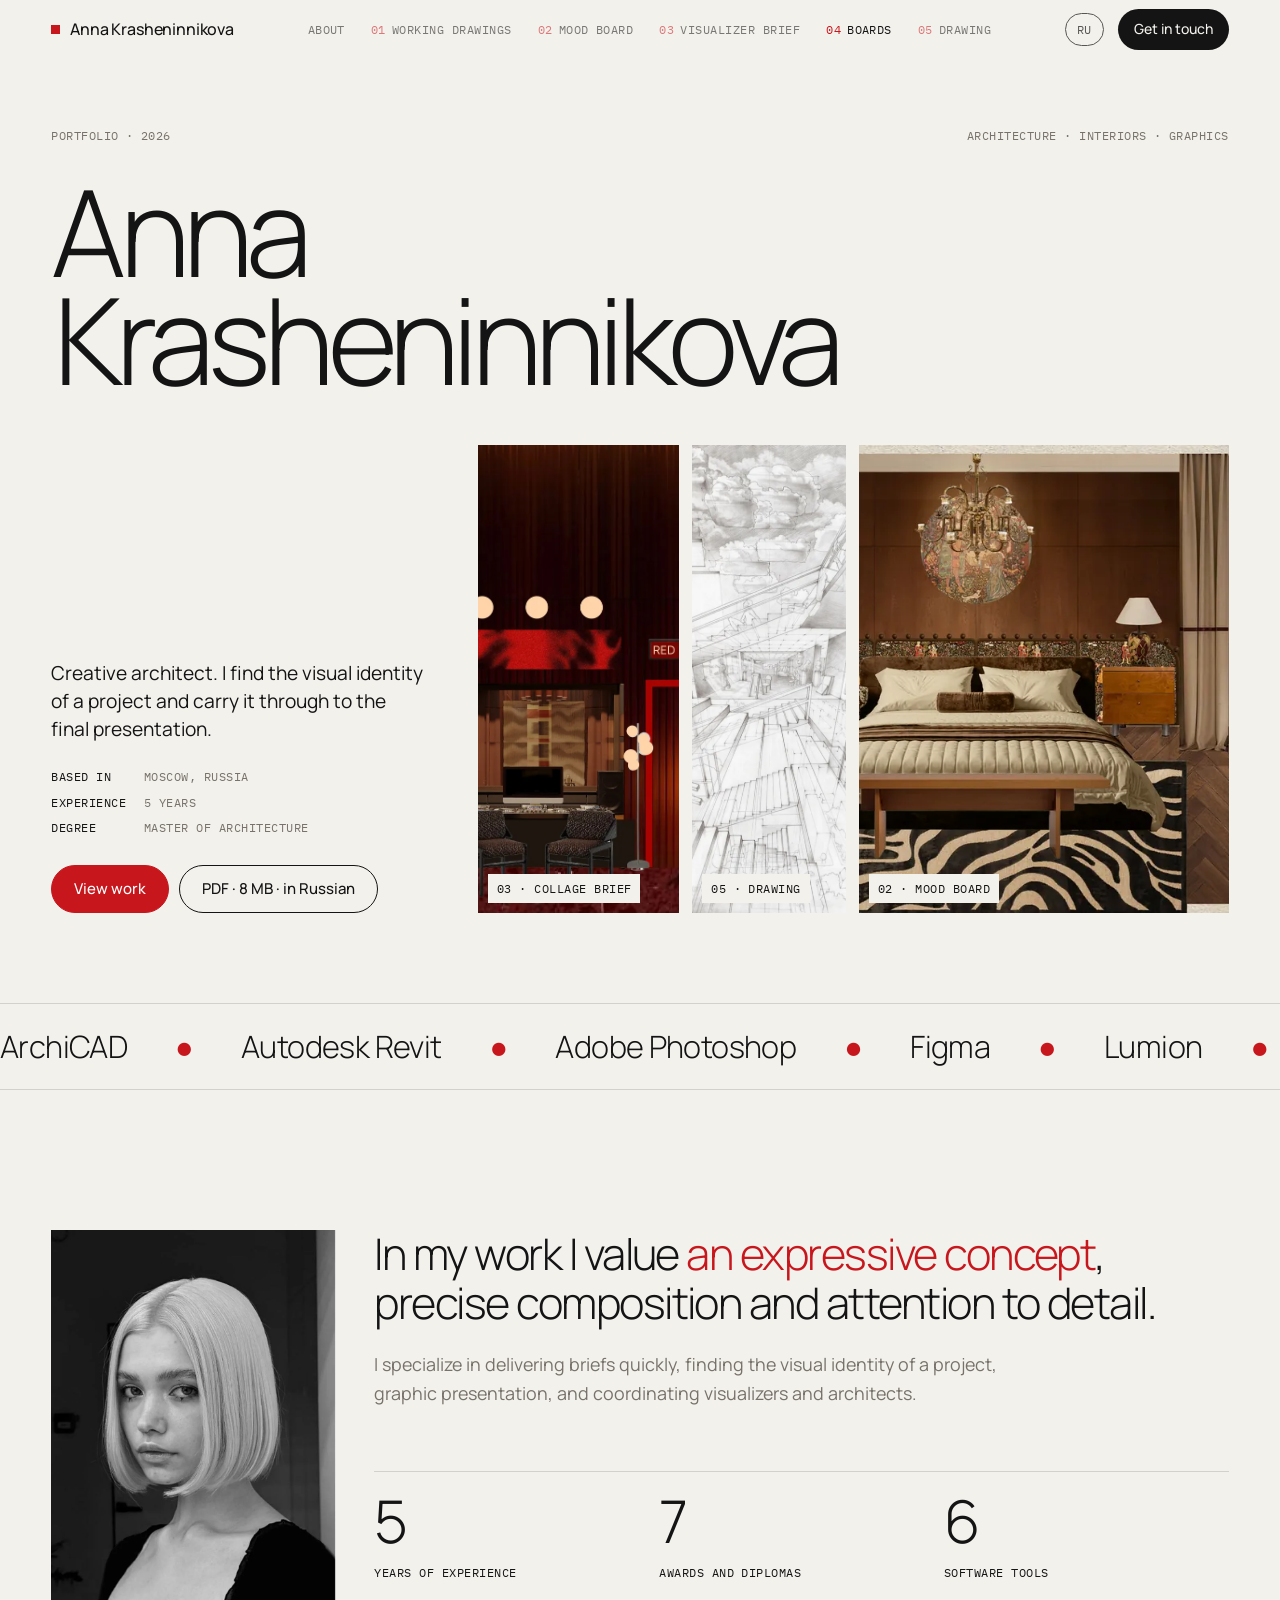
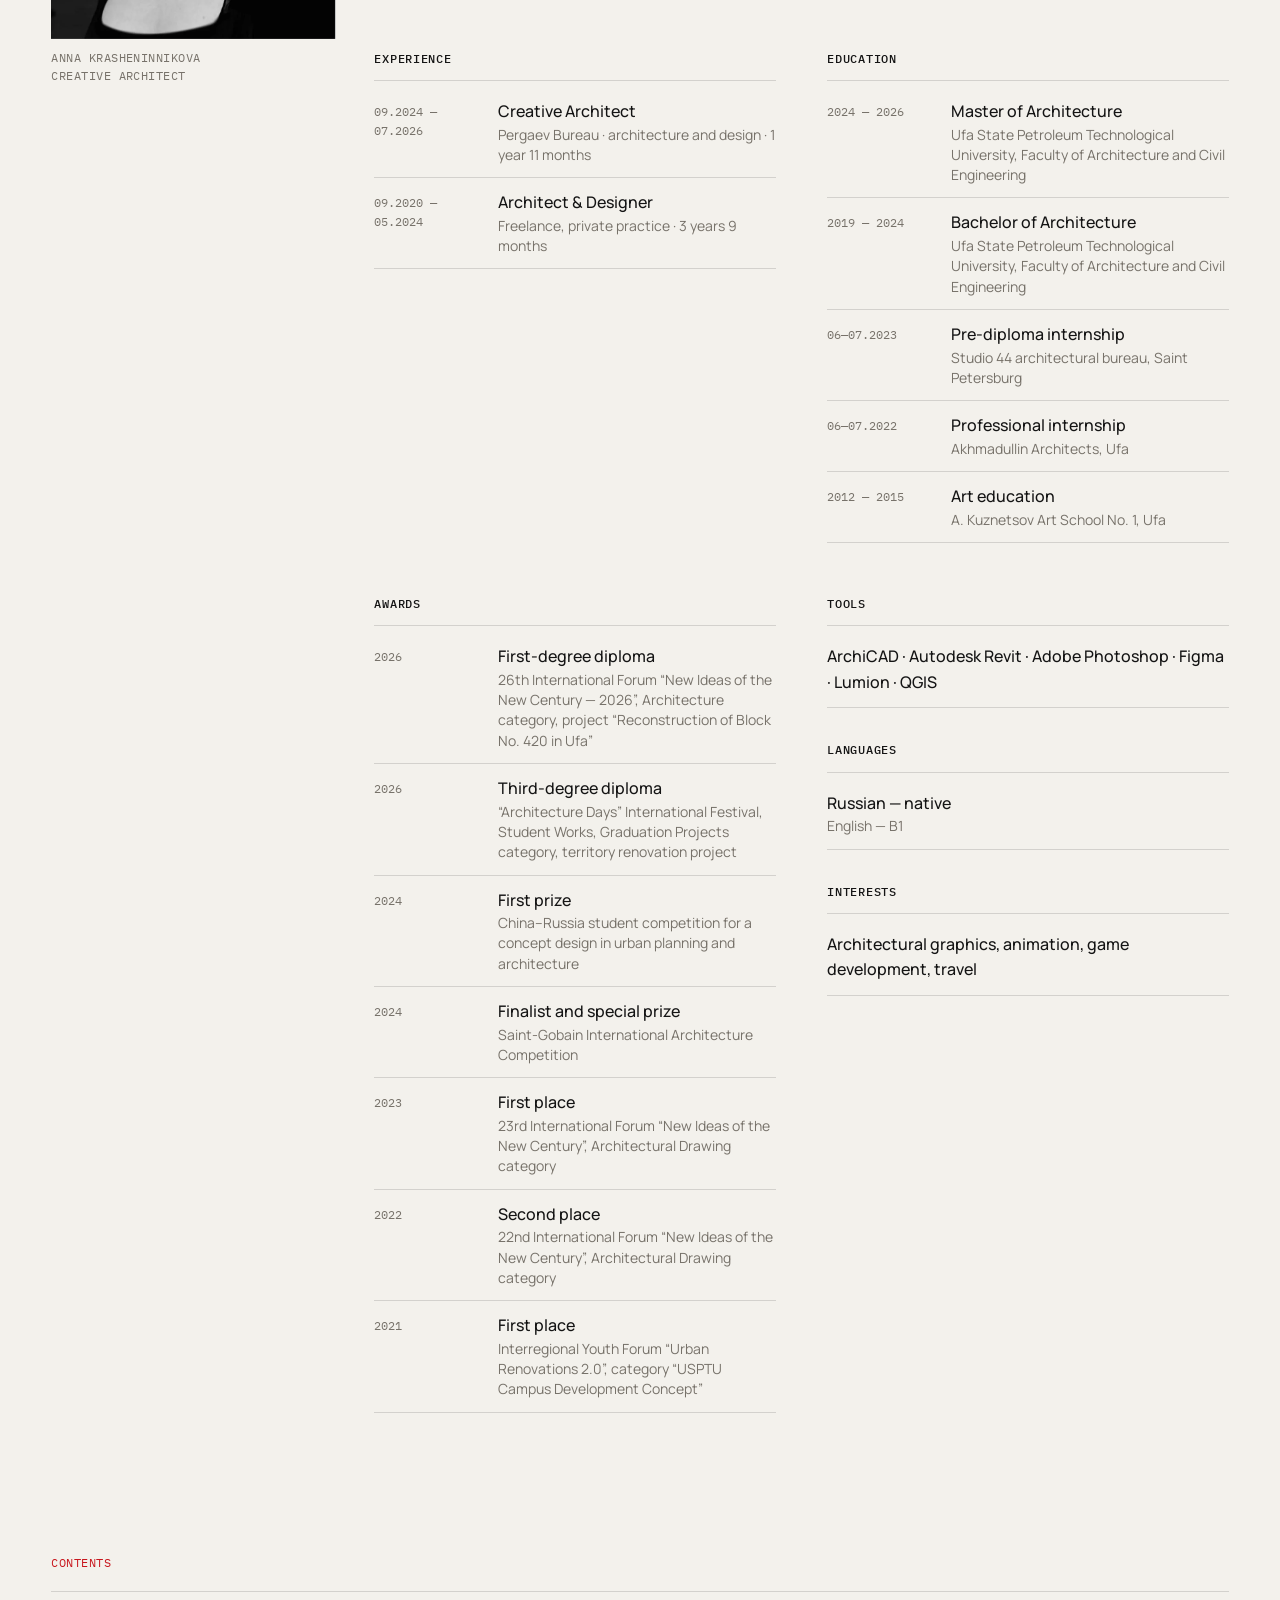
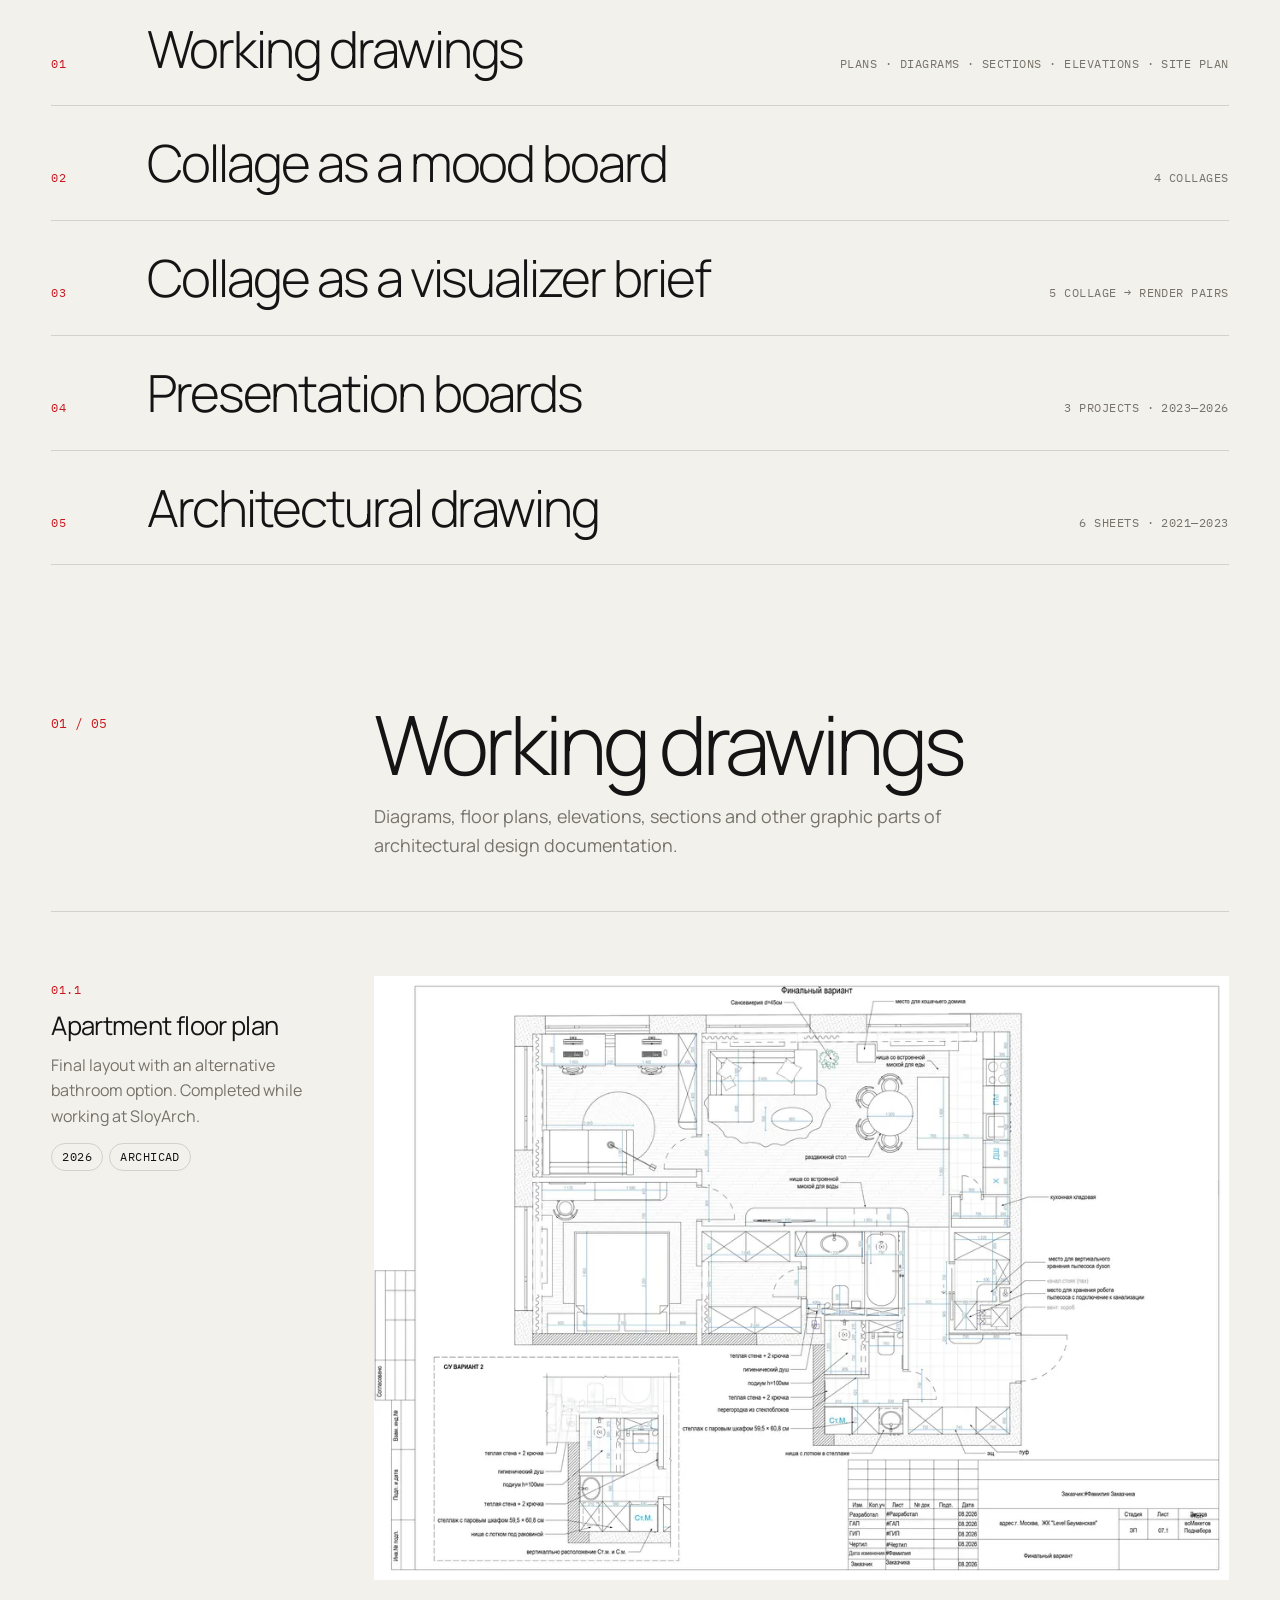
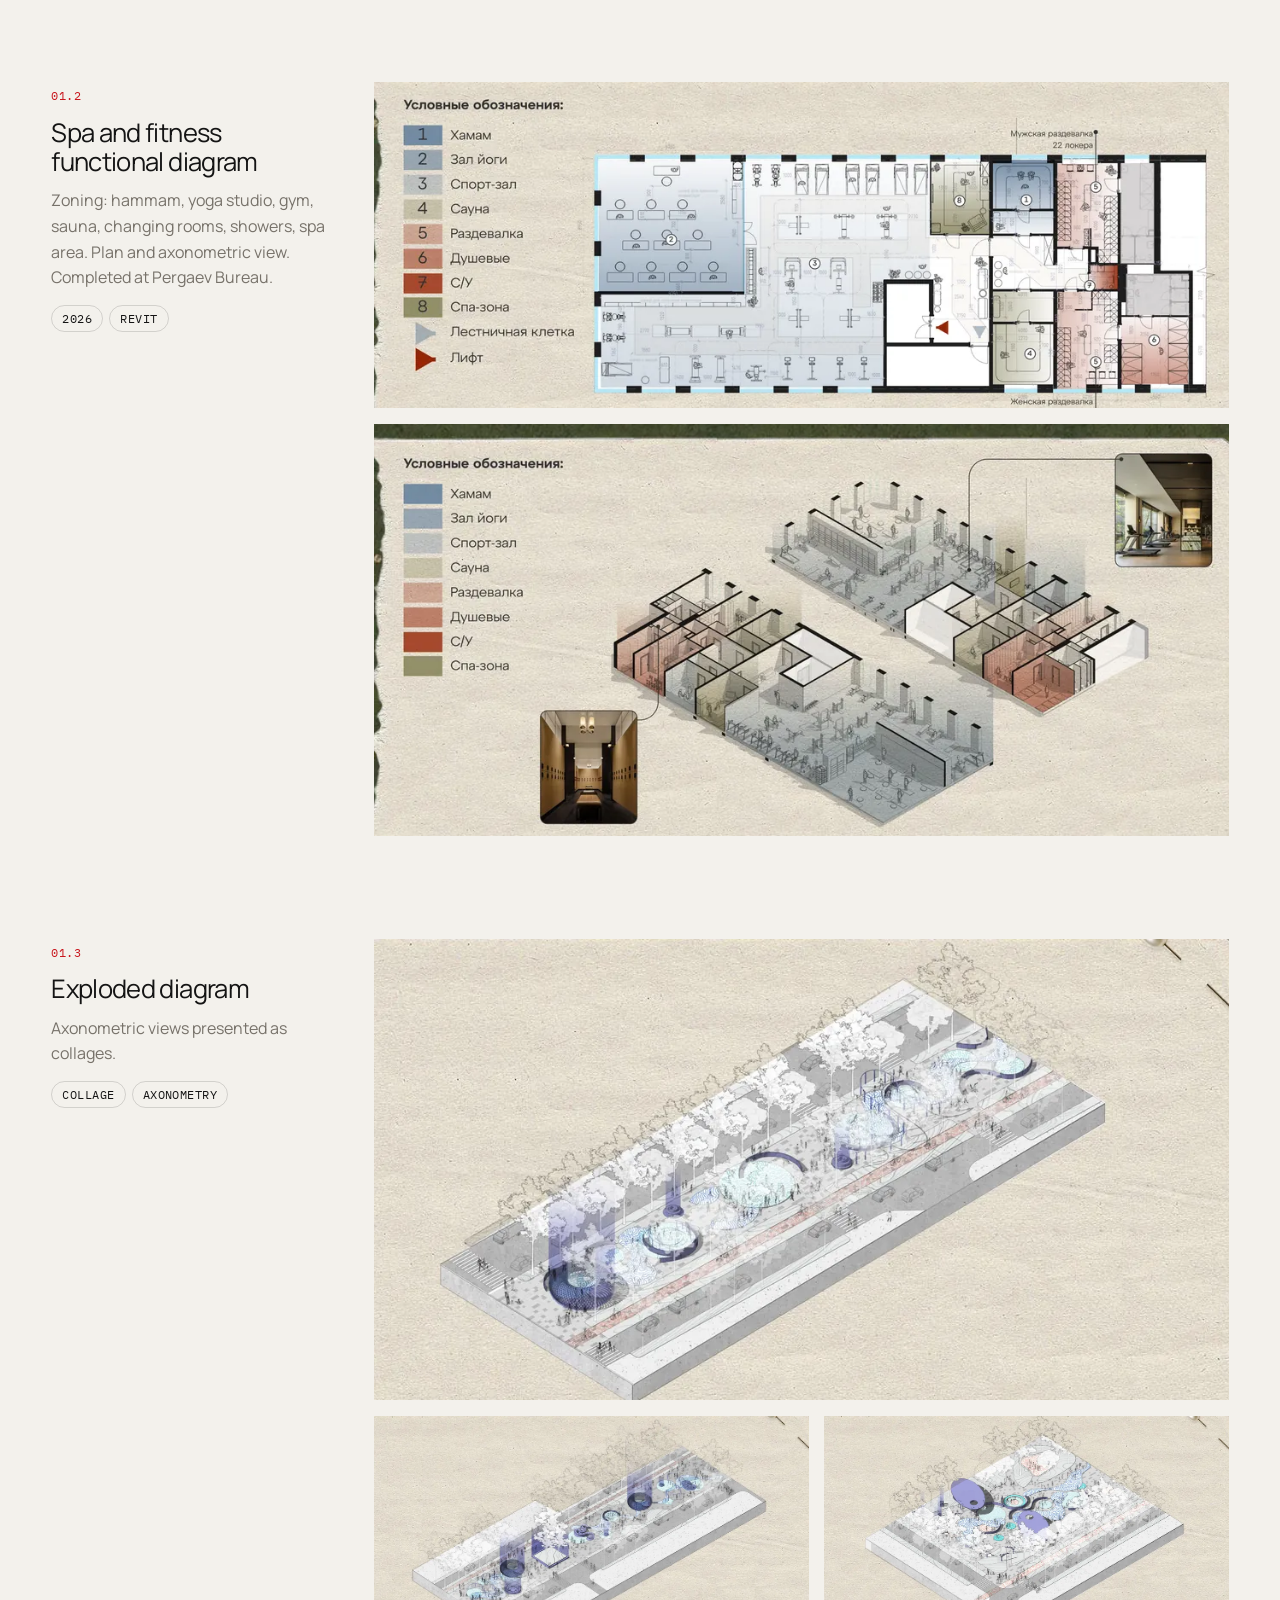
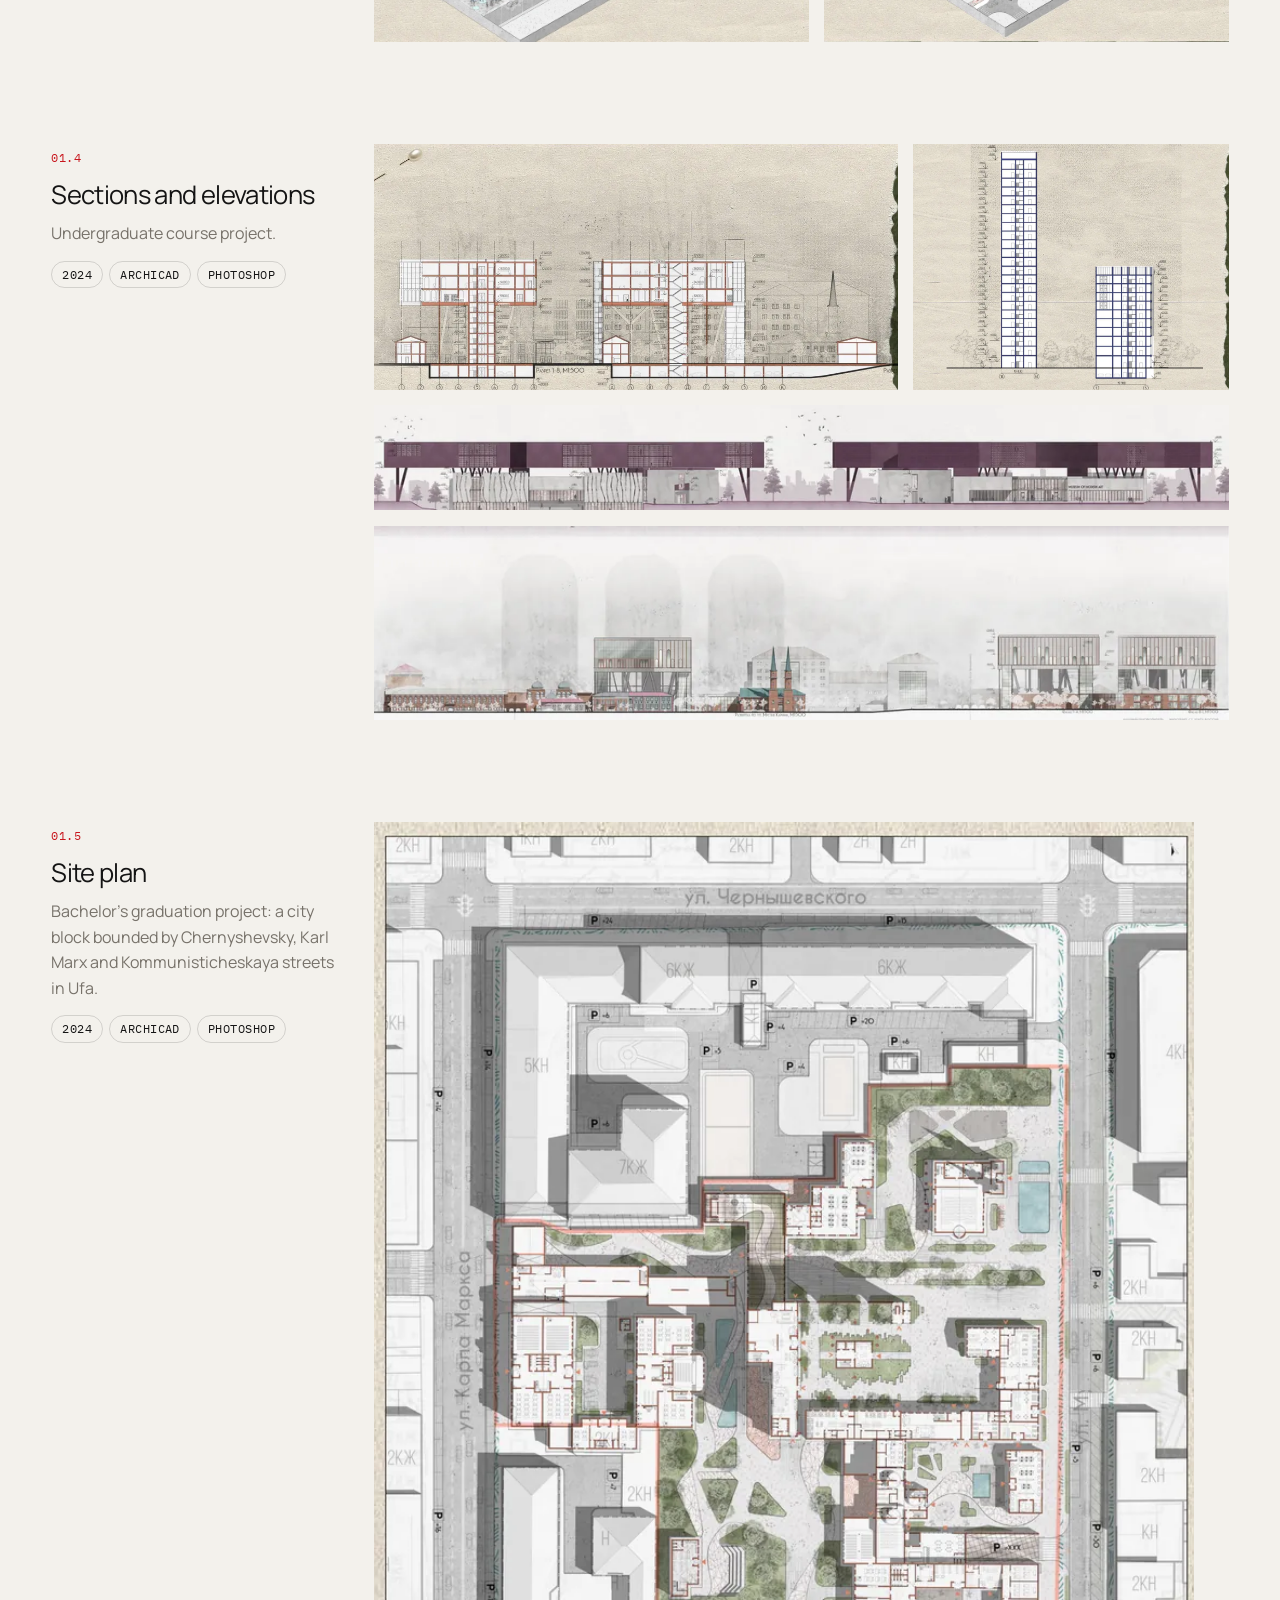
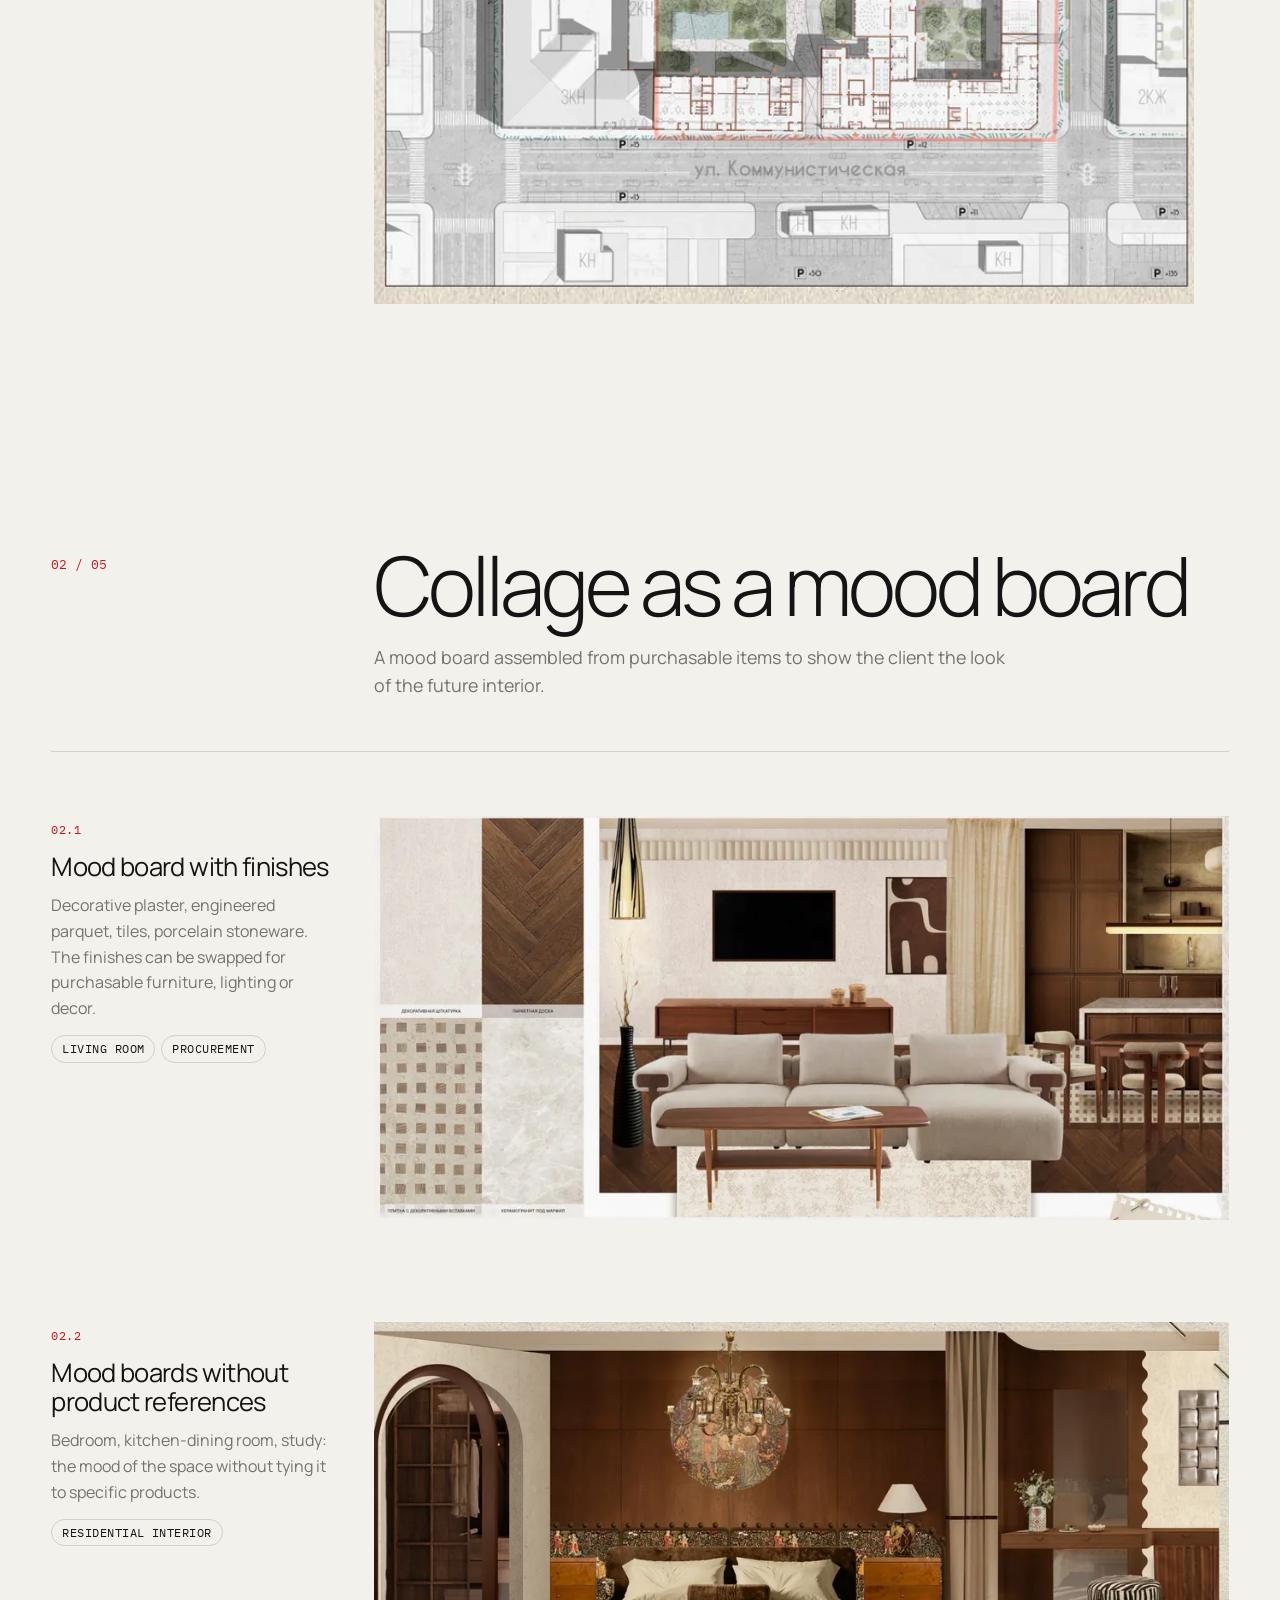
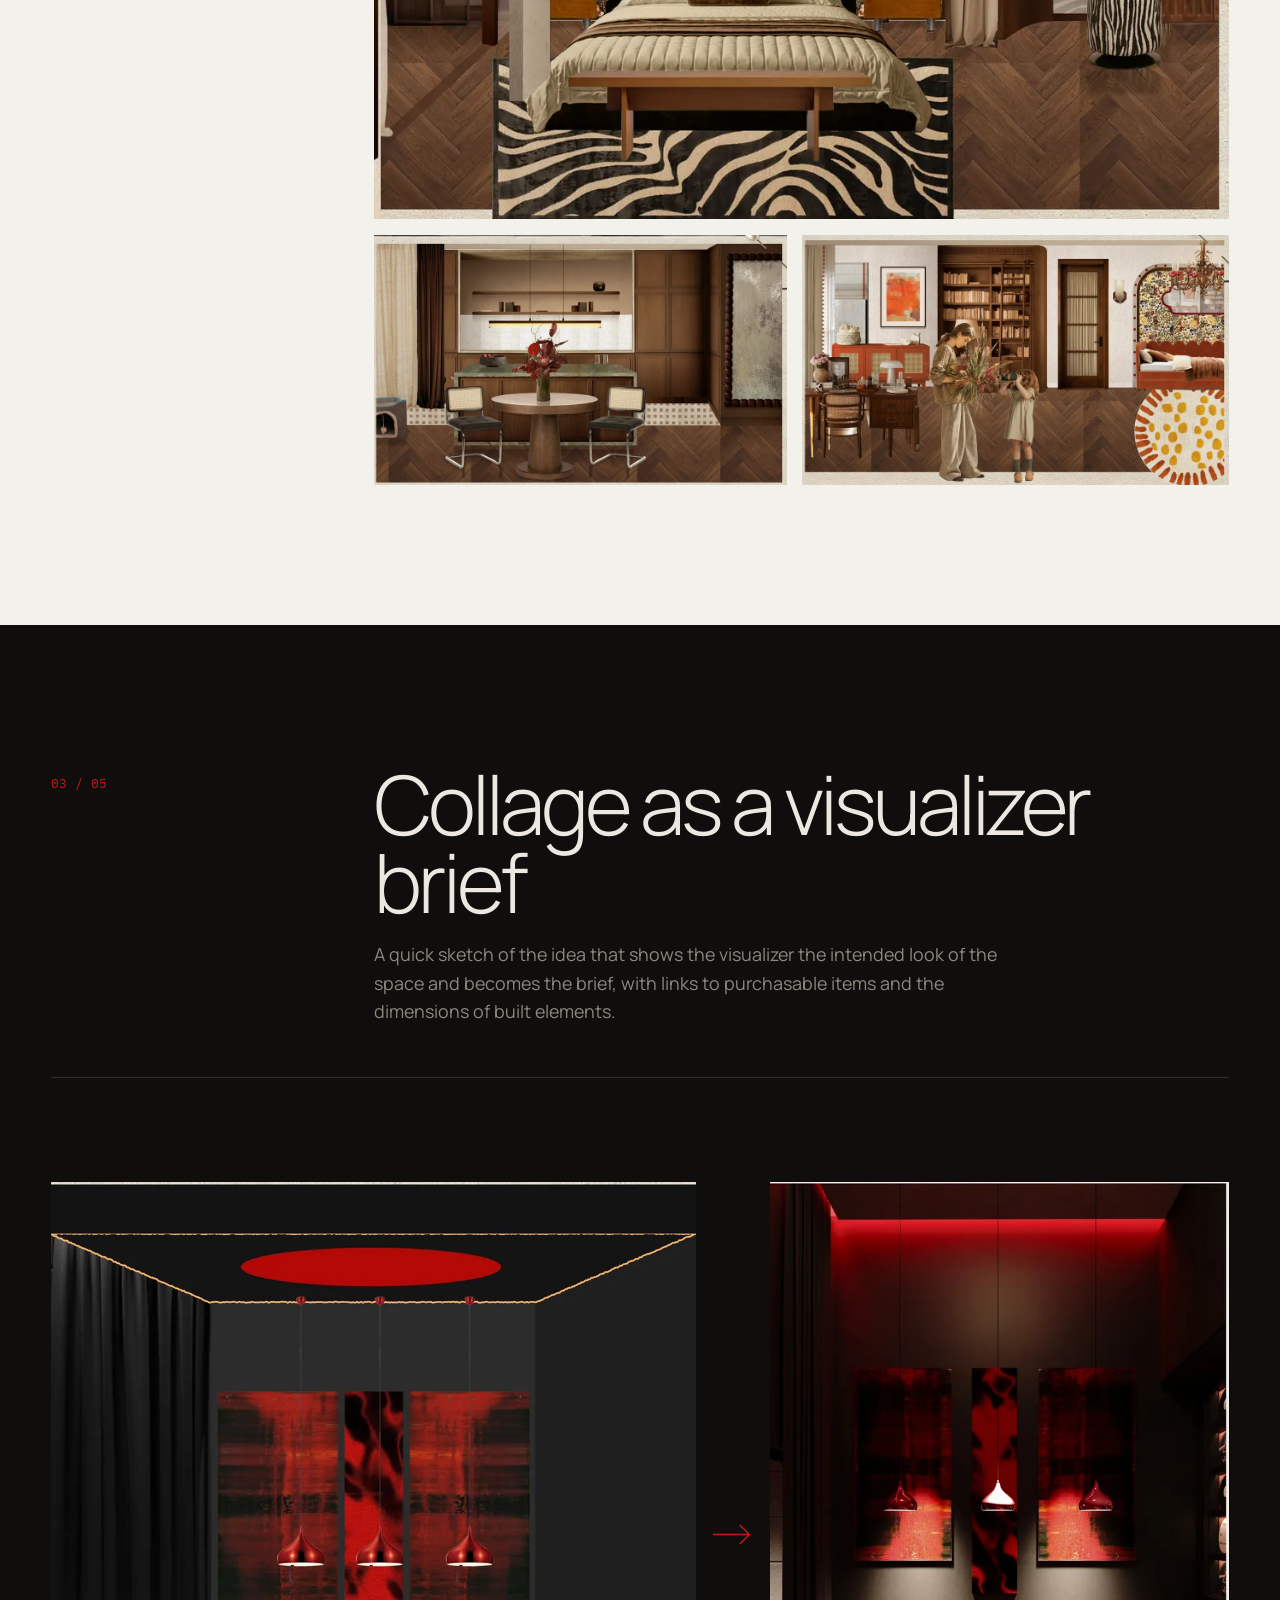
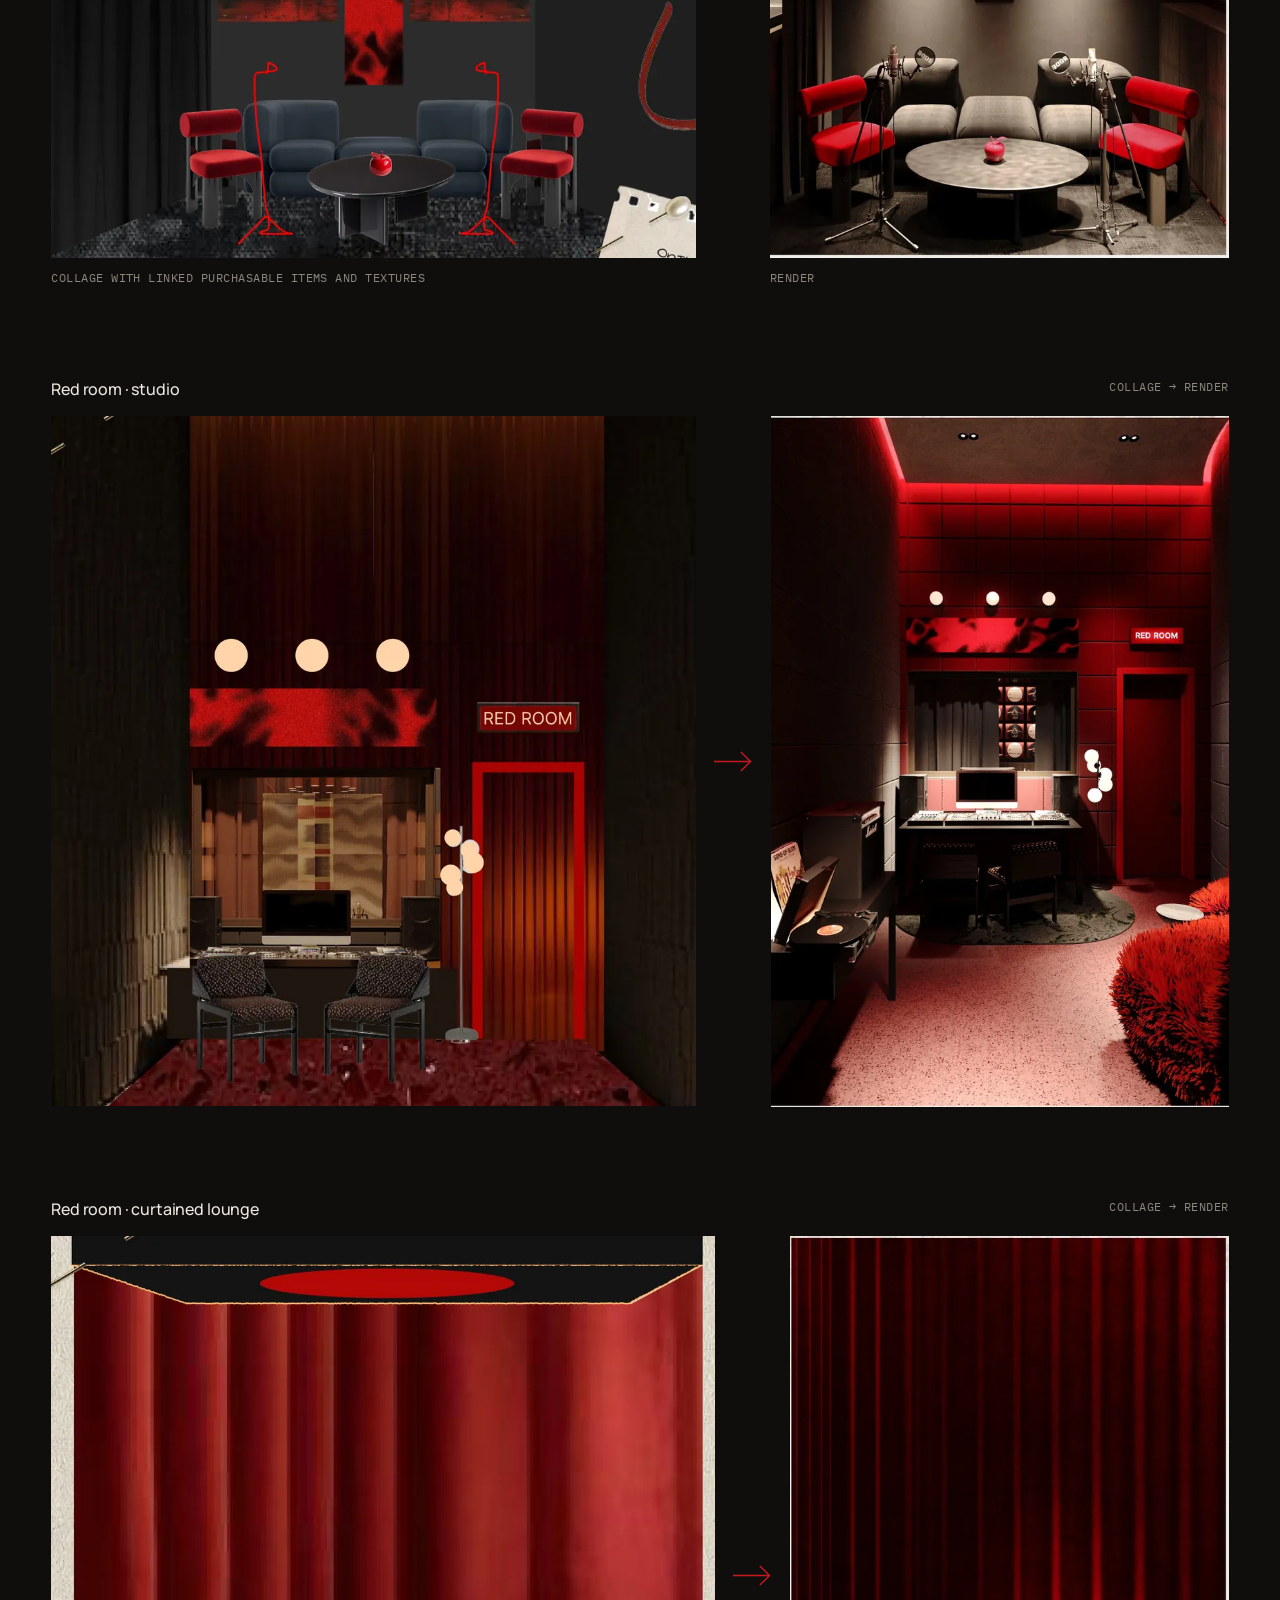
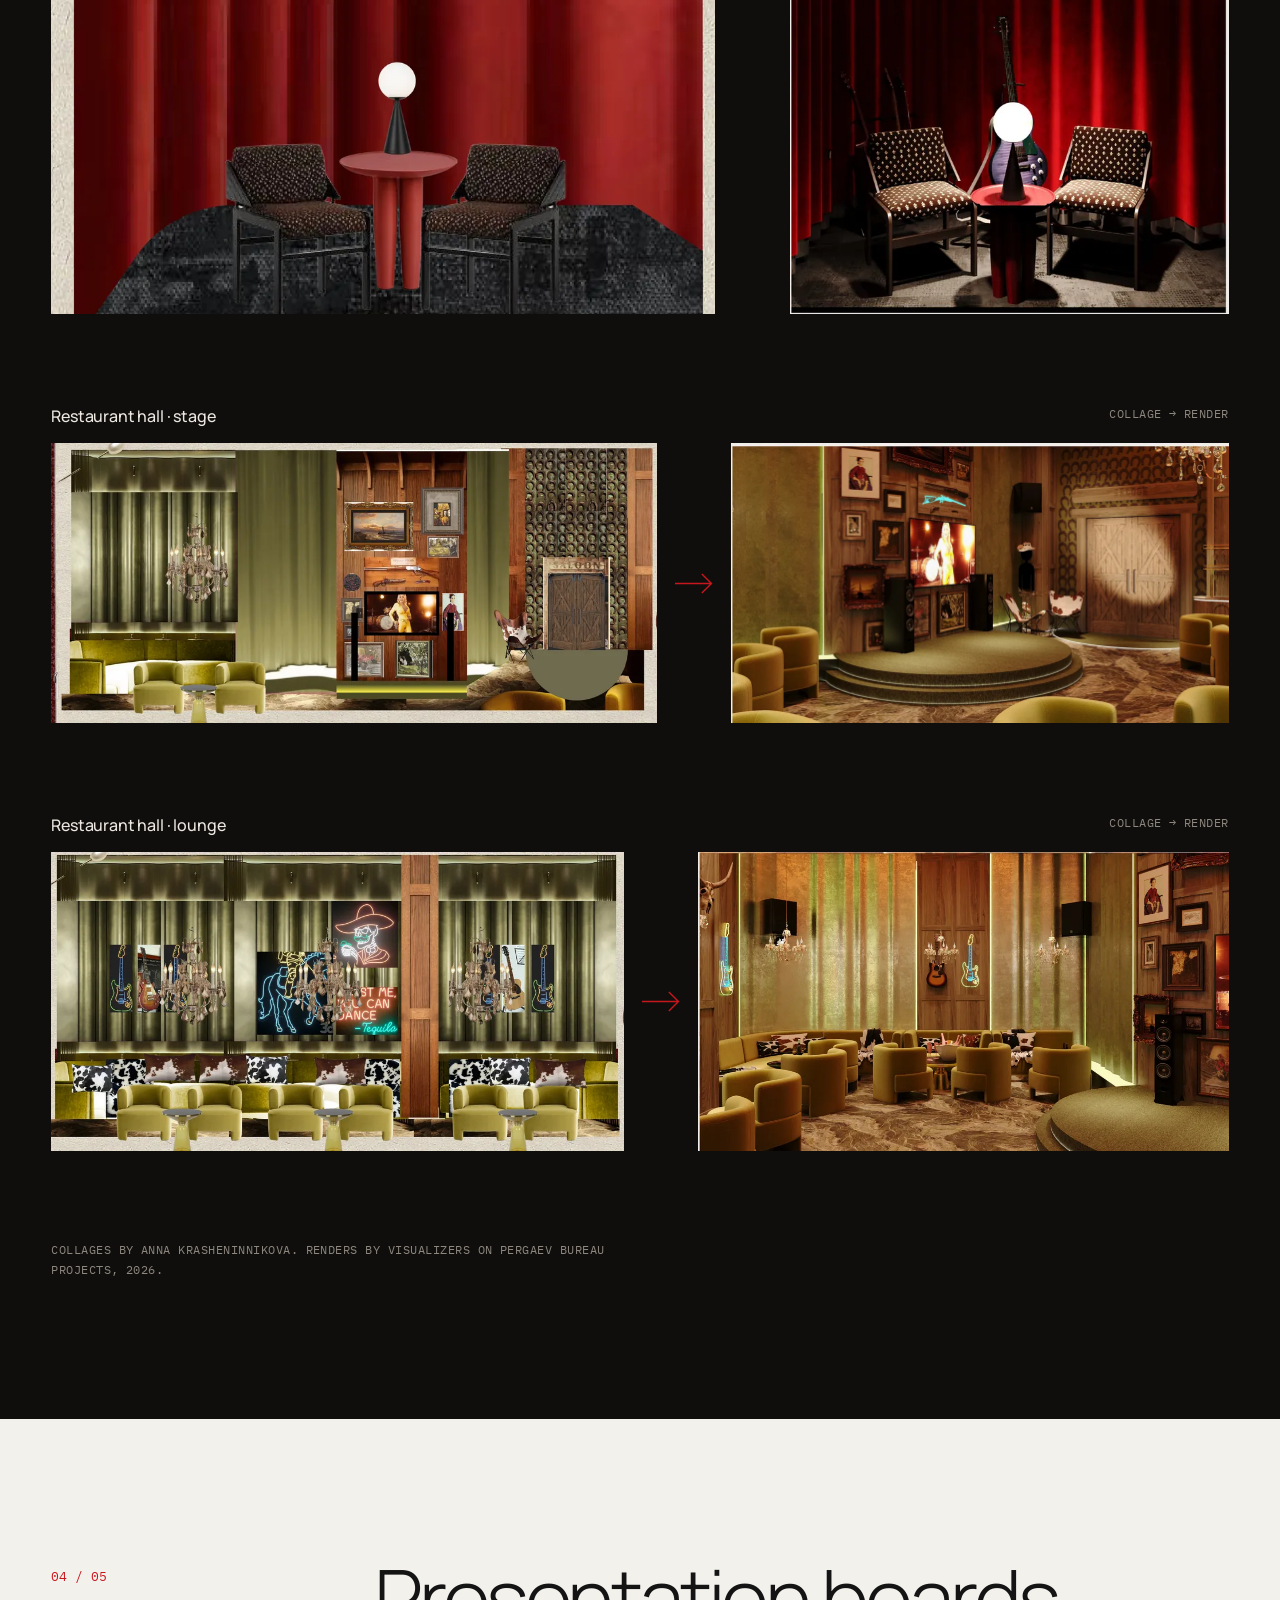
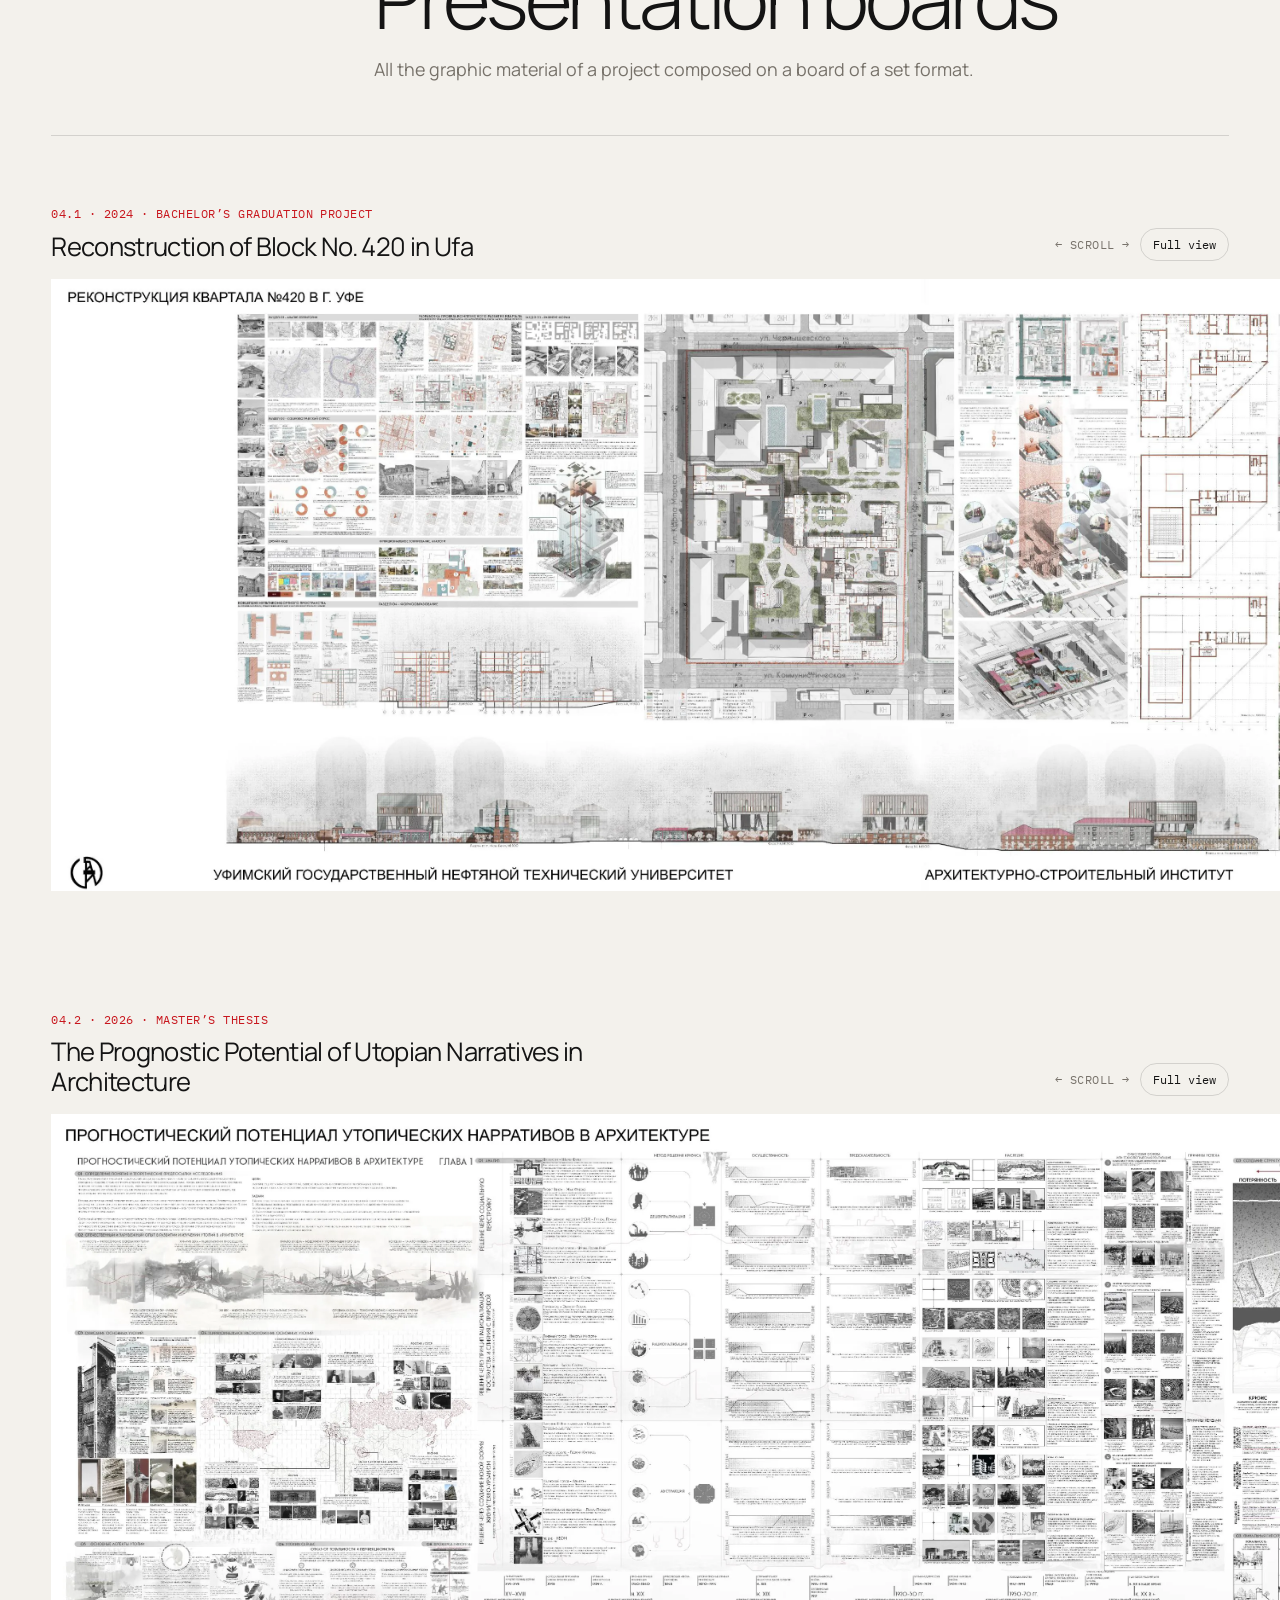
<file: en/index.html>
<!doctype html>
<html lang="en">
<head>
<meta charset="utf-8">
<meta name="viewport" content="width=device-width, initial-scale=1, viewport-fit=cover">
<title>Anna Krasheninnikova — Architect</title>
<meta name="description" content="Anna Krasheninnikova, creative architect: working drawings, mood-board collages, briefs for visualizers, presentation boards and architectural drawing.">
<meta property="og:type" content="website">
<meta property="og:title" content="Anna Krasheninnikova — Architect">
<meta property="og:description" content="Creative architect · Master of Architecture · 5 years of experience · Moscow">
<meta property="og:image" content="https://annkrash.github.io/anna-portfolio-v2/og.jpg">
<meta property="og:locale" content="en_US">
<meta name="theme-color" content="#f3f1ec">
<link rel="alternate" hreflang="ru" href="https://annkrash.github.io/anna-portfolio-v2/">
<link rel="alternate" hreflang="en" href="https://annkrash.github.io/anna-portfolio-v2/en/">
<link rel="icon" href="data:image/svg+xml,%3Csvg xmlns='http://www.w3.org/2000/svg' viewBox='0 0 32 32'%3E%3Crect width='32' height='32' fill='%23141414'/%3E%3Crect x='20' y='20' width='6' height='6' fill='%23c8161d'/%3E%3C/svg%3E">
<link rel="preconnect" href="https://fonts.googleapis.com">
<link rel="preconnect" href="https://fonts.gstatic.com" crossorigin>
<link href="https://fonts.googleapis.com/css2?family=Manrope:wght@300;400;500;600&family=IBM+Plex+Mono:wght@400;500&display=swap" rel="stylesheet">
<link rel="stylesheet" href="../assets/site.css">
</head>
<body>
<script>document.documentElement.classList.add("js")</script>

<header class="top">
  <a class="logo" href="#top"><i></i>Anna Krasheninnikova</a>
  <nav class="menu mono" aria-label="Sections">
    <a href="#about">About</a>
    <a href="#ar"><span>01</span>Working drawings</a>
    <a href="#moodboard"><span>02</span>Mood board</a>
    <a href="#tz"><span>03</span>Visualizer brief</a>
    <a href="#podramnik"><span>04</span>Boards</a>
    <a href="#drawing"><span>05</span>Drawing</a>
  </nav>
  <div class="top-r">
    <a class="lang mono" href="../" hreflang="ru" lang="ru" title="Русская версия">RU</a>
    <a class="cta" href="#contact">Get in touch</a>
    <button class="burger mono" aria-expanded="false" aria-label="Open menu" data-menu="Menu" data-close="Close">Menu</button>
  </div>
</header>

<main id="top">
  <div class="hero wrap">
    <div class="hero-kicker mono"><span>Portfolio · 2026</span><span>Architecture · interiors · graphics</span></div>
    <h1 class="rv" style="font-size:clamp(34px, 9.4vw, 176px)">Anna<span class="l2">Krasheninnikova</span></h1>
    <div class="hero-row">
      <div class="rv">
        <p class="hero-lead">Creative architect. I find the visual identity of a project and carry it through to the final presentation.</p>
        <dl class="hero-meta mono">
          <dt>Based in</dt><dd>Moscow, Russia</dd>
          <dt>Experience</dt><dd>5 years</dd>
          <dt>Degree</dt><dd>Master of Architecture</dd>
        </dl>
        <div class="btns">
          <a class="btn solid" href="#ar">View work</a>
          <a class="btn" href="../Anna_Krasheninnikova_portfolio.pdf" download>PDF · 8 MB · in Russian</a>
        </div>
      </div>
      <div class="strip rv">
        <a href="#tz" style="--r:.935"><img src="../img/tz-2c-s.webp" srcset="../img/tz-2c-s.webp 1000w, ../img/tz-2c-l.webp 2246w" sizes="(max-width: 700px) 300px, 24vw" width="2246" height="2401" alt="Collage brief for a visualizer: red room" data-full="../img/tz-2c-l.webp" style="--r:0.935" decoding="async"><span class="mono">03 · Collage brief</span></a>
        <a href="#drawing" style="--r:.715"><img src="../img/dr-maze-s.webp" srcset="../img/dr-maze-s.webp 1000w, ../img/dr-maze-l.webp 1716w" sizes="(max-width: 700px) 220px, 18vw" width="1716" height="2400" alt="Architectural drawing “Maze”" data-full="../img/dr-maze-l.webp" style="--r:0.715" decoding="async" loading="lazy"><span class="mono">05 · Drawing</span></a>
        <a href="#moodboard" style="--r:1.717"><img src="../img/mb-1-s.webp" srcset="../img/mb-1-s.webp 1000w, ../img/mb-1-l.webp 2401w" sizes="(max-width: 700px) 520px, 40vw" width="2401" height="1398" alt="Bedroom mood board" data-full="../img/mb-1-l.webp" style="--r:1.717" decoding="async" loading="lazy"><span class="mono">02 · Mood board</span></a>
      </div>
    </div>
  </div>

  <div class="ticker" aria-hidden="true"><div>
    <span>ArchiCAD</span><b>●</b><span>Autodesk Revit</span><b>●</b><span>Adobe Photoshop</span><b>●</b><span>Figma</span><b>●</b><span>Lumion</span><b>●</b><span>QGIS</span><b>●</b>
    <span>ArchiCAD</span><b>●</b><span>Autodesk Revit</span><b>●</b><span>Adobe Photoshop</span><b>●</b><span>Figma</span><b>●</b><span>Lumion</span><b>●</b><span>QGIS</span><b>●</b>
  </div></div>

  <section id="about" class="wrap">
    <div class="about">
      <figure class="about-photo rv">
        <img src="../img/photo.webp" width="829" height="1190" alt="Anna Krasheninnikova" loading="lazy">
        <figcaption class="mono">Anna Krasheninnikova<br>Creative architect</figcaption>
      </figure>
      <div>
        <p class="statement rv">In my work I value <em>an expressive concept</em>, precise composition and attention to detail.</p>
        <p class="sub rv">I specialize in delivering briefs quickly, finding the visual identity of a project, graphic presentation, and coordinating visualizers and architects.</p>
        <div class="stats rv">
          <div><b>5</b><span class="mono">years of experience</span></div>
          <div><b>7</b><span class="mono">awards and diplomas</span></div>
          <div><b>6</b><span class="mono">software tools</span></div>
        </div>
        <div class="cv">
          <div class="rv">
            <h4>Experience</h4>
            <ul>
              <li><span>09.2024 — 07.2026</span><div><b>Creative Architect</b><small>Pergaev Bureau · architecture and design · 1 year 11 months</small></div></li>
              <li><span>09.2020 — 05.2024</span><div><b>Architect &amp; Designer</b><small>Freelance, private practice · 3 years 9 months</small></div></li>
            </ul>
          </div>
          <div class="rv">
            <h4>Education</h4>
            <ul>
              <li><span>2024 — 2026</span><div><b>Master of Architecture</b><small>Ufa State Petroleum Technological University, Faculty of Architecture and Civil Engineering</small></div></li>
              <li><span>2019 — 2024</span><div><b>Bachelor of Architecture</b><small>Ufa State Petroleum Technological University, Faculty of Architecture and Civil Engineering</small></div></li>
              <li><span>06—07.2023</span><div><b>Pre-diploma internship</b><small>Studio 44 architectural bureau, Saint Petersburg</small></div></li>
              <li><span>06—07.2022</span><div><b>Professional internship</b><small>Akhmadullin Architects, Ufa</small></div></li>
              <li><span>2012 — 2015</span><div><b>Art education</b><small>A. Kuznetsov Art School No. 1, Ufa</small></div></li>
            </ul>
          </div>
          <div class="rv">
            <h4>Awards</h4>
            <ul>
              <li><span>2026</span><div><b>First-degree diploma</b><small>26th International Forum “New Ideas of the New Century — 2026”, Architecture category, project “Reconstruction of Block No. 420 in Ufa”</small></div></li>
              <li><span>2026</span><div><b>Third-degree diploma</b><small>“Architecture Days” International Festival, Student Works, Graduation Projects category, territory renovation project</small></div></li>
              <li><span>2024</span><div><b>First prize</b><small>China–Russia student competition for a concept design in urban planning and architecture</small></div></li>
              <li><span>2024</span><div><b>Finalist and special prize</b><small>Saint-Gobain International Architecture Competition</small></div></li>
              <li><span>2023</span><div><b>First place</b><small>23rd International Forum “New Ideas of the New Century”, Architectural Drawing category</small></div></li>
              <li><span>2022</span><div><b>Second place</b><small>22nd International Forum “New Ideas of the New Century”, Architectural Drawing category</small></div></li>
              <li><span>2021</span><div><b>First place</b><small>Interregional Youth Forum “Urban Renovations 2.0”, category “USPTU Campus Development Concept”</small></div></li>
            </ul>
          </div>
          <div class="rv">
            <h4>Tools</h4>
            <ul class="plain">
              <li><div><b>ArchiCAD · Autodesk Revit · Adobe Photoshop · Figma · Lumion · QGIS</b></div></li>
            </ul>
            <h4 style="margin-top:32px">Languages</h4>
            <ul class="plain">
              <li><div><b>Russian — native</b><small>English — B1</small></div></li>
            </ul>
            <h4 style="margin-top:32px">Interests</h4>
            <ul class="plain">
              <li><div><b>Architectural graphics, animation, game development, travel</b></div></li>
            </ul>
          </div>
        </div>
      </div>
    </div>
  </section>

  <section id="works" class="wrap">
    <p class="mono red rv" style="margin:0 0 18px">Contents</p>
    <nav class="index rv" aria-label="Work">
      <a href="#ar" data-peek="../img/ar-plan-s.webp"><span class="mono red">01</span><span class="t">Working drawings</span><span class="c mono">Plans · diagrams · sections · elevations · site plan</span></a>
      <a href="#moodboard" data-peek="../img/mb-main-s.webp"><span class="mono red">02</span><span class="t">Collage as a mood board</span><span class="c mono">4 collages</span></a>
      <a href="#tz" data-peek="../img/tz-3c-s.webp"><span class="mono red">03</span><span class="t">Collage as a visualizer brief</span><span class="c mono">5 collage → render pairs</span></a>
      <a href="#podramnik" data-peek="../img/pod-1-s.webp"><span class="mono red">04</span><span class="t">Presentation boards</span><span class="c mono">3 projects · 2023—2026</span></a>
      <a href="#drawing" data-peek="../img/dr-zur-s.webp"><span class="mono red">05</span><span class="t">Architectural drawing</span><span class="c mono">6 sheets · 2021—2023</span></a>
    </nav>
  </section>

  <section id="ar" class="wrap">
    <div class="sec-head rv">
      <div class="sec-num">01 / 05</div>
      <div><h2>Working drawings</h2><p>Diagrams, floor plans, elevations, sections and other graphic parts of architectural design documentation.</p></div>
    </div>

    <article class="proj">
      <div class="proj-meta rv">
        <span class="mono idx">01.1</span>
        <h3>Apartment floor plan</h3>
        <p>Final layout with an alternative bathroom option. Completed while working at SloyArch.</p>
        <ul class="tags mono"><li>2026</li><li>ArchiCAD</li></ul>
      </div>
      <div class="shots rv"><img src="../img/ar-plan-s.webp" srcset="../img/ar-plan-s.webp 1000w, ../img/ar-plan-l.webp 4096w" sizes="(max-width: 900px) 100vw, 70vw" width="4096" height="2897" alt="Apartment floor plan, final version" data-full="../img/ar-plan-l.webp" style="--r:1.414" decoding="async" loading="lazy"></div>
    </article>

    <article class="proj">
      <div class="proj-meta rv">
        <span class="mono idx">01.2</span>
        <h3>Spa and fitness functional diagram</h3>
        <p>Zoning: hammam, yoga studio, gym, sauna, changing rooms, showers, spa area. Plan and axonometric view. Completed at Pergaev Bureau.</p>
        <ul class="tags mono"><li>2026</li><li>Revit</li></ul>
      </div>
      <div class="shots rv"><img src="../img/ar-func-s.webp" srcset="../img/ar-func-s.webp 1000w, ../img/ar-func-l.webp 2401w" sizes="(max-width: 900px) 100vw, 70vw" width="2401" height="917" alt="Functional diagram: plan with legend" data-full="../img/ar-func-l.webp" style="--r:2.618" decoding="async" loading="lazy"><img src="../img/ar-func-axo-s.webp" srcset="../img/ar-func-axo-s.webp 1000w, ../img/ar-func-axo-l.webp 2401w" sizes="(max-width: 900px) 100vw, 70vw" width="2401" height="1159" alt="Functional diagram: axonometric view" data-full="../img/ar-func-axo-l.webp" style="--r:2.072" decoding="async" loading="lazy"></div>
    </article>

    <article class="proj">
      <div class="proj-meta rv">
        <span class="mono idx">01.3</span>
        <h3>Exploded diagram</h3>
        <p>Axonometric views presented as collages.</p>
        <ul class="tags mono"><li>Collage</li><li>Axonometry</li></ul>
      </div>
      <div class="shots rv">
        <img src="../img/ar-axo-1-s.webp" srcset="../img/ar-axo-1-s.webp 1000w, ../img/ar-axo-1-l.webp 2401w" sizes="(max-width: 900px) 100vw, 70vw" width="2401" height="1296" alt="Axonometric collage, option 1" data-full="../img/ar-axo-1-l.webp" style="--r:1.853" decoding="async" loading="lazy">
        <div class="row scroll"><img src="../img/ar-axo-2-s.webp" srcset="../img/ar-axo-2-s.webp 1000w, ../img/ar-axo-2-l.webp 2401w" sizes="(max-width: 700px) 82vw, 36vw" width="2401" height="1251" alt="Axonometric collage, option 2" data-full="../img/ar-axo-2-l.webp" style="--r:1.919" decoding="async" loading="lazy"><img src="../img/ar-axo-3-s.webp" srcset="../img/ar-axo-3-s.webp 1000w, ../img/ar-axo-3-l.webp 2401w" sizes="(max-width: 700px) 82vw, 36vw" width="2401" height="1341" alt="Axonometric collage, option 3" data-full="../img/ar-axo-3-l.webp" style="--r:1.790" decoding="async" loading="lazy"></div>
      </div>
    </article>

    <article class="proj">
      <div class="proj-meta rv">
        <span class="mono idx">01.4</span>
        <h3>Sections and elevations</h3>
        <p>Undergraduate course project.</p>
        <ul class="tags mono"><li>2024</li><li>ArchiCAD</li><li>Photoshop</li></ul>
      </div>
      <div class="shots rv">
        <div class="row stack"><img src="../img/ar-sec-1-s.webp" srcset="../img/ar-sec-1-s.webp 1000w, ../img/ar-sec-1-l.webp 2400w" sizes="(max-width: 700px) 100vw, 40vw" width="2400" height="1125" alt="Section, scale 1:500" data-full="../img/ar-sec-1-l.webp" style="--r:2.133" decoding="async" loading="lazy"><img src="../img/ar-sec-2-s.webp" srcset="../img/ar-sec-2-s.webp 1000w, ../img/ar-sec-2-l.webp 2400w" sizes="(max-width: 700px) 100vw, 30vw" width="2400" height="1867" alt="Sections of the high-rise buildings" data-full="../img/ar-sec-2-l.webp" style="--r:1.285" decoding="async" loading="lazy"></div>
        <img src="../img/ar-fac-1-s.webp" srcset="../img/ar-fac-1-s.webp 1000w, ../img/ar-fac-1-l.webp 2401w" sizes="(max-width: 900px) 100vw, 70vw" width="2401" height="296" alt="Elevation" data-full="../img/ar-fac-1-l.webp" style="--r:8.111" decoding="async" loading="lazy">
        <img src="../img/ar-fac-2-s.webp" srcset="../img/ar-fac-2-s.webp 1000w, ../img/ar-fac-2-l.webp 2401w" sizes="(max-width: 900px) 100vw, 70vw" width="2401" height="544" alt="Street elevation" data-full="../img/ar-fac-2-l.webp" style="--r:4.414" decoding="async" loading="lazy">
      </div>
    </article>

    <article class="proj">
      <div class="proj-meta rv">
        <span class="mono idx">01.5</span>
        <h3>Site plan</h3>
        <p>Bachelor’s graduation project: a city block bounded by Chernyshevsky, Karl Marx and Kommunisticheskaya streets in Ufa.</p>
        <ul class="tags mono"><li>2024</li><li>ArchiCAD</li><li>Photoshop</li></ul>
      </div>
      <div class="shots rv" style="max-width:820px"><img src="../img/ar-gen-s.webp" srcset="../img/ar-gen-s.webp 1000w, ../img/ar-gen-l.webp 1821w" sizes="(max-width: 1000px) 100vw, 50vw" width="1821" height="2401" alt="Site plan of the city block" data-full="../img/ar-gen-l.webp" style="--r:0.758" decoding="async" loading="lazy"></div>
    </article>
  </section>

  <section id="moodboard" class="wrap">
    <div class="sec-head rv">
      <div class="sec-num">02 / 05</div>
      <div><h2>Collage as a mood board</h2><p>A mood board assembled from purchasable items to show the client the look of the future interior.</p></div>
    </div>

    <article class="proj">
      <div class="proj-meta rv">
        <span class="mono idx">02.1</span>
        <h3>Mood board with finishes</h3>
        <p>Decorative plaster, engineered parquet, tiles, porcelain stoneware. The finishes can be swapped for purchasable furniture, lighting or decor.</p>
        <ul class="tags mono"><li>Living room</li><li>Procurement</li></ul>
      </div>
      <div class="shots rv"><img src="../img/mb-main-s.webp" srcset="../img/mb-main-s.webp 1000w, ../img/mb-main-l.webp 2400w" sizes="(max-width: 900px) 100vw, 70vw" width="2400" height="1132" alt="Living room mood board with finish samples" data-full="../img/mb-main-l.webp" style="--r:2.120" decoding="async" loading="lazy"></div>
    </article>

    <article class="proj">
      <div class="proj-meta rv">
        <span class="mono idx">02.2</span>
        <h3>Mood boards without product references</h3>
        <p>Bedroom, kitchen-dining room, study: the mood of the space without tying it to specific products.</p>
        <ul class="tags mono"><li>Residential interior</li></ul>
      </div>
      <div class="shots rv">
        <img src="../img/mb-1-s.webp" srcset="../img/mb-1-s.webp 1000w, ../img/mb-1-l.webp 2401w" sizes="(max-width: 900px) 100vw, 70vw" width="2401" height="1398" alt="Bedroom mood board" data-full="../img/mb-1-l.webp" style="--r:1.717" decoding="async" loading="lazy">
        <div class="row stack"><img src="../img/mb-2-s.webp" srcset="../img/mb-2-s.webp 1000w, ../img/mb-2-l.webp 2401w" sizes="(max-width: 700px) 100vw, 36vw" width="2401" height="1456" alt="Kitchen-dining room mood board" data-full="../img/mb-2-l.webp" style="--r:1.649" decoding="async" loading="lazy"><img src="../img/mb-3-s.webp" srcset="../img/mb-3-s.webp 1000w, ../img/mb-3-l.webp 2401w" sizes="(max-width: 700px) 100vw, 36vw" width="2401" height="1407" alt="Study mood board" data-full="../img/mb-3-l.webp" style="--r:1.706" decoding="async" loading="lazy"></div>
      </div>
    </article>
  </section>

  <section id="tz" class="dark">
    <div class="wrap">
      <div class="sec-head rv">
        <div class="sec-num">03 / 05</div>
        <div><h2>Collage as a visualizer brief</h2><p>A quick sketch of the idea that shows the visualizer the intended look of the space and becomes the brief, with links to purchasable items and the dimensions of built elements.</p></div>
      </div>

      <div class="pair-head mono rv"><b>Red room · lounge area</b><span>Collage → render</span></div>
      <div class="pair rv">
        <figure style="--r:.953"><img src="../img/tz-1c-s.webp" srcset="../img/tz-1c-s.webp 1000w, ../img/tz-1c-l.webp 2287w" sizes="(max-width: 700px) 100vw, 46vw" width="2287" height="2401" alt="Collage brief: lounge area with red armchairs" data-full="../img/tz-1c-l.webp" style="--r:0.953" decoding="async" loading="lazy"><figcaption class="mono">Collage with linked purchasable items and textures</figcaption></figure>
        <svg class="arrow" viewBox="0 0 40 24" fill="none" stroke="currentColor" stroke-width="1.5"><path d="M0 12h38M28 2l10 10-10 10"/></svg>
        <figure style="--r:.679"><img src="../img/tz-1r-s.webp" srcset="../img/tz-1r-s.webp 1000w, ../img/tz-1r-l.webp 1630w" sizes="(max-width: 700px) 100vw, 34vw" width="1630" height="2400" alt="Render of the lounge area based on the collage" data-full="../img/tz-1r-l.webp" style="--r:0.679" decoding="async" loading="lazy"><figcaption class="mono">Render</figcaption></figure>
      </div>

      <div class="pair-head mono rv"><b>Red room · studio</b><span>Collage → render</span></div>
      <div class="pair rv">
        <figure style="--r:.935"><img src="../img/tz-2c-s.webp" srcset="../img/tz-2c-s.webp 1000w, ../img/tz-2c-l.webp 2246w" sizes="(max-width: 700px) 100vw, 46vw" width="2246" height="2401" alt="Collage brief: red room studio" data-full="../img/tz-2c-l.webp" style="--r:0.935" decoding="async"></figure>
        <svg class="arrow" viewBox="0 0 40 24" fill="none" stroke="currentColor" stroke-width="1.5"><path d="M0 12h38M28 2l10 10-10 10"/></svg>
        <figure style="--r:.664"><img src="../img/tz-2r-s.webp" srcset="../img/tz-2r-s.webp 1000w, ../img/tz-2r-l.webp 1593w" sizes="(max-width: 700px) 100vw, 34vw" width="1593" height="2401" alt="Render of the red room studio" data-full="../img/tz-2r-l.webp" style="--r:0.663" decoding="async" loading="lazy"></figure>
      </div>

      <div class="pair-head mono rv"><b>Red room · curtained lounge</b><span>Collage → render</span></div>
      <div class="pair rv">
        <figure style="--r:.98"><img src="../img/tz-3c-s.webp" srcset="../img/tz-3c-s.webp 1000w, ../img/tz-3c-l.webp 2352w" sizes="(max-width: 700px) 100vw, 46vw" width="2352" height="2401" alt="Collage brief: lounge with red curtains" data-full="../img/tz-3c-l.webp" style="--r:0.980" decoding="async" loading="lazy"></figure>
        <svg class="arrow" viewBox="0 0 40 24" fill="none" stroke="currentColor" stroke-width="1.5"><path d="M0 12h38M28 2l10 10-10 10"/></svg>
        <figure style="--r:.648"><img src="../img/tz-3r-s.webp" srcset="../img/tz-3r-s.webp 1000w, ../img/tz-3r-l.webp 1556w" sizes="(max-width: 700px) 100vw, 34vw" width="1556" height="2401" alt="Render of the lounge with red curtains" data-full="../img/tz-3r-l.webp" style="--r:0.648" decoding="async" loading="lazy"></figure>
      </div>

      <div class="pair-head mono rv"><b>Restaurant hall · stage</b><span>Collage → render</span></div>
      <div class="pair rv">
        <figure style="--r:2.163"><img src="../img/tz-4c-s.webp" srcset="../img/tz-4c-s.webp 1000w, ../img/tz-4c-l.webp 2401w" sizes="(max-width: 700px) 100vw, 46vw" width="2401" height="1110" alt="Collage brief: restaurant hall with a stage" data-full="../img/tz-4c-l.webp" style="--r:2.163" decoding="async" loading="lazy"></figure>
        <svg class="arrow" viewBox="0 0 40 24" fill="none" stroke="currentColor" stroke-width="1.5"><path d="M0 12h38M28 2l10 10-10 10"/></svg>
        <figure style="--r:1.779"><img src="../img/tz-4r-s.webp" srcset="../img/tz-4r-s.webp 1000w, ../img/tz-4r-l.webp 2401w" sizes="(max-width: 700px) 100vw, 40vw" width="2401" height="1350" alt="Render of the restaurant hall with a stage" data-full="../img/tz-4r-l.webp" style="--r:1.779" decoding="async" loading="lazy"></figure>
      </div>

      <div class="pair-head mono rv"><b>Restaurant hall · lounge</b><span>Collage → render</span></div>
      <div class="pair rv">
        <figure style="--r:1.919"><img src="../img/tz-5c-s.webp" srcset="../img/tz-5c-s.webp 1000w, ../img/tz-5c-l.webp 2401w" sizes="(max-width: 700px) 100vw, 46vw" width="2401" height="1251" alt="Collage brief: restaurant lounge" data-full="../img/tz-5c-l.webp" style="--r:1.919" decoding="async" loading="lazy"></figure>
        <svg class="arrow" viewBox="0 0 40 24" fill="none" stroke="currentColor" stroke-width="1.5"><path d="M0 12h38M28 2l10 10-10 10"/></svg>
        <figure style="--r:1.779"><img src="../img/tz-5r-s.webp" srcset="../img/tz-5r-s.webp 1000w, ../img/tz-5r-l.webp 2401w" sizes="(max-width: 700px) 100vw, 40vw" width="2401" height="1350" alt="Render of the restaurant lounge" data-full="../img/tz-5r-l.webp" style="--r:1.779" decoding="async" loading="lazy"></figure>
      </div>

      <p class="credit mono rv">Collages by Anna Krasheninnikova. Renders by visualizers on Pergaev Bureau projects, 2026.</p>
    </div>
  </section>

  <section id="podramnik">
    <div class="wrap">
      <div class="sec-head rv">
        <div class="sec-num">04 / 05</div>
        <div><h2>Presentation boards</h2><p>All the graphic material of a project composed on a board of a set format.</p></div>
      </div>
    </div>

    <div class="pan-wrap rv">
      <div class="wrap pan-head">
        <div><span class="mono red">04.1 · 2024 · Bachelor’s graduation project</span><h3>Reconstruction of Block No. 420 in Ufa</h3></div>
        <div class="pan-hint mono"><span>← scroll →</span><button data-open="pod-1">Full view</button></div>
      </div>
      <div class="pan"><img src="../img/pod-1-s.webp" srcset="../img/pod-1-s.webp 1000w, ../img/pod-1-l.webp 4096w" sizes="(max-width: 700px) 1700px, 2200px" width="4096" height="1434" alt="Presentation board: reconstruction of Block No. 420 in Ufa" data-full="../img/pod-1-l.webp" style="--r:2.856" decoding="async" loading="lazy"></div>
    </div>

    <div class="pan-wrap rv">
      <div class="wrap pan-head">
        <div><span class="mono red">04.2 · 2026 · Master’s thesis</span><h3>The Prognostic Potential of Utopian Narratives in Architecture</h3></div>
        <div class="pan-hint mono"><span>← scroll →</span><button data-open="pod-2">Full view</button></div>
      </div>
      <div class="pan"><img src="../img/pod-2-s.webp" srcset="../img/pod-2-s.webp 1000w, ../img/pod-2-l.webp 4096w" sizes="(max-width: 700px) 1600px, 2000px" width="4096" height="1537" alt="Presentation board: the prognostic potential of utopian narratives in architecture" data-full="../img/pod-2-l.webp" style="--r:2.665" decoding="async" loading="lazy"></div>
    </div>

    <div class="pan-wrap rv">
      <div class="wrap pan-head">
        <div><span class="mono red">04.3 · 2023 · Course project</span><h3>Community Centre</h3></div>
        <div class="pan-hint mono"><span>← scroll →</span><button data-open="pod-3">Full view</button></div>
      </div>
      <div class="pan"><img src="../img/pod-3-s.webp" srcset="../img/pod-3-s.webp 1000w, ../img/pod-3-l.webp 4096w" sizes="(max-width: 700px) 1200px, 1500px" width="4096" height="2048" alt="Presentation board: course project “Community Centre”" data-full="../img/pod-3-l.webp" style="--r:2.000" decoding="async" loading="lazy"></div>
    </div>
  </section>

  <section id="drawing" class="wrap">
    <div class="sec-head rv">
      <div class="sec-num">05 / 05</div>
      <div><h2>Architectural drawing</h2><p>Expressing an idea through drawing.</p></div>
    </div>

    <div class="draw-grid">
      <figure class="rv"><img src="../img/dr-maze-s.webp" srcset="../img/dr-maze-s.webp 1000w, ../img/dr-maze-l.webp 1716w" sizes="(max-width: 700px) 100vw, 40vw" width="1716" height="2400" alt="“Maze”, A1, graphite, 2023" data-full="../img/dr-maze-l.webp" style="--r:0.715" decoding="async" loading="lazy"></figure>
      <div class="rv">
        <span class="award mono">First-degree diploma</span>
        <h3>“Maze”</h3>
        <p style="color:var(--mute);margin:0 0 14px">A1, graphite, 2023. 23rd International Forum “New Ideas of the New Century”, Architectural Drawing category.</p>
        <figure style="margin-top:clamp(32px,5vw,72px)"><img src="../img/dr-zur-s.webp" srcset="../img/dr-zur-s.webp 1000w, ../img/dr-zur-l.webp 2401w" sizes="(max-width: 700px) 100vw, 55vw" width="2401" height="1698" alt="“Zur-Rakhmat”, A2, graphite, 2021" data-full="../img/dr-zur-l.webp" style="--r:1.414" decoding="async" loading="lazy"><figcaption class="mono">“Zur-Rakhmat”, A2, graphite, 2021 · entered in an international competition</figcaption></figure>
      </div>
    </div>

    <figure class="rv" style="margin-top:clamp(40px,6vw,96px)">
      <div class="row quad"><img src="../img/dr-t1-s.webp" srcset="../img/dr-t1-s.webp 1000w, ../img/dr-t1-l.webp 1777w" sizes="(max-width: 700px) 50vw, 24vw" width="1777" height="2401" alt="“Torso” transformation, stage 1" data-full="../img/dr-t1-l.webp" style="--r:0.740" decoding="async" loading="lazy"><img src="../img/dr-t2-s.webp" srcset="../img/dr-t2-s.webp 1000w, ../img/dr-t2-l.webp 1771w" sizes="(max-width: 700px) 50vw, 24vw" width="1771" height="2401" alt="“Torso” transformation, stage 2" data-full="../img/dr-t2-l.webp" style="--r:0.738" decoding="async" loading="lazy"><img src="../img/dr-t3-s.webp" srcset="../img/dr-t3-s.webp 1000w, ../img/dr-t3-l.webp 1778w" sizes="(max-width: 700px) 50vw, 24vw" width="1778" height="2401" alt="“Venus” transformation, stage 1" data-full="../img/dr-t3-l.webp" style="--r:0.741" decoding="async" loading="lazy"><img src="../img/dr-t4-s.webp" srcset="../img/dr-t4-s.webp 1000w, ../img/dr-t4-l.webp 1786w" sizes="(max-width: 700px) 50vw, 24vw" width="1786" height="2401" alt="“Venus” transformation, stage 2" data-full="../img/dr-t4-l.webp" style="--r:0.744" decoding="async" loading="lazy"></div>
      <figcaption class="mono">“Torso” and “Venus” transformations, graphite, 75×55 cm, 2022</figcaption>
    </figure>
  </section>
</main>

<footer id="contact" class="contact">
  <div class="wrap">
    <p class="mono">Contact</p>
    <a class="big-link" href="mailto:annkrash@gmail.com">annkrash@gmail.com</a>
    <a class="big-link" href="tel:+79996236848">+7 999 623-68-48</a>
    <div class="contact-foot">
      <div class="btns">
        <a class="btn" href="../Anna_Krasheninnikova_portfolio.pdf" download>Download PDF (in Russian)</a>
        <a class="btn" href="https://annkrash.github.io/anna-portfolio/en/">Classic version</a>
      </div>
      <span class="mono">Moscow · © 2026 Anna Krasheninnikova</span>
    </div>
  </div>
</footer>

<img class="peek" alt="" aria-hidden="true">

<div class="lb" role="dialog" aria-modal="true" aria-label="Image viewer">
  <div class="lb-top mono">
    <span class="lb-count"></span>
    <div class="lb-btns">
      <button class="lb-zoom" aria-label="Zoom"><svg viewBox="0 0 24 24" fill="none" stroke="currentColor" stroke-width="2" stroke-linecap="round"><circle cx="11" cy="11" r="6"/><path d="M20 20l-4.5-4.5M11 8.5v5M8.5 11h5"/></svg></button>
      <button class="lb-close" aria-label="Close"><svg viewBox="0 0 24 24" fill="none" stroke="currentColor" stroke-width="2" stroke-linecap="round"><path d="M6 6l12 12M18 6 6 18"/></svg></button>
    </div>
  </div>
  <div class="lb-stage">
    <button class="lb-nav lb-prev" aria-label="Previous"><svg viewBox="0 0 24 24" fill="none" stroke="currentColor" stroke-width="2" stroke-linecap="round"><path d="m15 5-7 7 7 7"/></svg></button>
    <img alt="">
    <button class="lb-nav lb-next" aria-label="Next"><svg viewBox="0 0 24 24" fill="none" stroke="currentColor" stroke-width="2" stroke-linecap="round"><path d="m9 5 7 7-7 7"/></svg></button>
  </div>
  <div class="lb-cap mono"></div>
</div>

<script src="../assets/site.js"></script>
</body>
</html>
</file>
<file: assets/site.css>
:root {
    --bg: #f3f1ec;
    --bg-2: #e9e6df;
    --ink: #141414;
    --mute: #77726a;
    --line: rgba(20, 20, 20, .14);
    --red: #c8161d;
    --dark: #0f0e0d;
    --dark-ink: #ece8e1;
    --dark-mute: #8d877e;
    --dark-line: rgba(236, 232, 225, .14);
    --pad: clamp(16px, 4vw, 56px);
    --maxw: 1640px;
    --mono: "IBM Plex Mono", ui-monospace, Menlo, Consolas, monospace;
  }
  * { box-sizing: border-box; }
  html { scroll-behavior: smooth; scroll-padding-top: 72px; -webkit-text-size-adjust: 100%; }
  body {
    margin: 0; background: var(--bg); color: var(--ink);
    font: 400 16px/1.6 Manrope, "Helvetica Neue", Arial, sans-serif;
    -webkit-font-smoothing: antialiased; overflow-x: hidden;
  }
  a { color: inherit; }
  img { display: block; max-width: 100%; height: auto; background: var(--bg-2); }
  .wrap { max-width: var(--maxw); margin: 0 auto; padding-inline: var(--pad); }
  .mono { font-family: var(--mono); font-size: 12px; letter-spacing: .04em; text-transform: uppercase; }
  .red { color: var(--red); }

  /* Шапка */
  .top {
    position: fixed; inset: 0 0 auto; z-index: 20; height: 60px;
    display: flex; align-items: center; justify-content: space-between; gap: 24px;
    padding: 0 var(--pad);
    background: color-mix(in srgb, var(--bg) 82%, transparent);
    backdrop-filter: blur(14px) saturate(1.4); -webkit-backdrop-filter: blur(14px) saturate(1.4);
    border-bottom: 1px solid transparent; transition: border-color .3s, background .3s, color .3s;
  }
  .top.scrolled { border-bottom-color: var(--line); }
  .top.on-dark { background: color-mix(in srgb, var(--dark) 78%, transparent); color: var(--dark-ink); border-bottom-color: var(--dark-line); }
  .logo { text-decoration: none; display: flex; align-items: center; gap: 10px; font-weight: 500; letter-spacing: -.01em; white-space: nowrap; }
  .logo i { width: 9px; height: 9px; background: var(--red); display: inline-block; }
  .menu { display: flex; gap: 26px; }
  .menu a { text-decoration: none; opacity: .55; transition: opacity .2s; white-space: nowrap; }
  .menu a:hover, .menu a[aria-current] { opacity: 1; }
  .menu a span { color: var(--red); margin-right: 6px; }
  .cta {
    text-decoration: none; background: var(--ink); color: var(--bg); padding: 9px 16px; border-radius: 999px;
    font-size: 14px; font-weight: 500; white-space: nowrap; transition: background .2s;
  }
  .cta:hover { background: var(--red); }
  .on-dark .cta { background: var(--dark-ink); color: var(--dark); }
  .top-r { display: flex; align-items: center; gap: 14px; }
  .lang { text-decoration: none; border: 1px solid currentColor; border-radius: 999px; padding: 6px 11px; opacity: .7; transition: opacity .2s; }
  .lang:hover { opacity: 1; }
  .burger { display: none; background: none; border: 0; font: inherit; color: inherit; padding: 8px 0; cursor: pointer; }

  /* Первый экран */
  .hero { padding-top: clamp(96px, 14vh, 150px); }
  .hero-kicker { display: flex; justify-content: space-between; gap: 16px; color: var(--mute); margin-bottom: clamp(16px, 3vw, 32px); }
  h1 {
    margin: 0; font-weight: 300; font-size: clamp(38px, 10.2vw, 190px); line-height: .9; letter-spacing: -.055em;
  }
  h1 .l2 { display: block; padding-left: .02em; }
  .hero-row {
    display: grid; grid-template-columns: minmax(0, 4fr) minmax(0, 8fr); gap: clamp(24px, 4vw, 64px);
    margin-top: clamp(28px, 4vw, 56px); align-items: end;
  }
  .hero-lead { font-size: clamp(18px, 1.5vw, 22px); line-height: 1.45; margin: 0 0 24px; max-width: 30em; }
  .hero-meta { display: grid; grid-template-columns: auto 1fr; gap: 6px 18px; margin: 0 0 28px; color: var(--mute); }
  .hero-meta dt { color: var(--ink); }
  .hero-meta dd { margin: 0; }
  .btns { display: flex; flex-wrap: wrap; gap: 10px; }
  .btn {
    display: inline-flex; align-items: center; gap: 10px; min-height: 48px; padding: 0 22px;
    border-radius: 999px; border: 1px solid currentColor; text-decoration: none; font-weight: 500; font-size: 15px;
    transition: background .2s, color .2s, border-color .2s;
  }
  .btn.solid { background: var(--red); border-color: var(--red); color: #fff; }
  .btn:hover { background: var(--ink); border-color: var(--ink); color: var(--bg); }
  .btn svg { width: 16px; height: 16px; }
  .strip { display: flex; gap: clamp(8px, 1vw, 14px); height: clamp(260px, 52vh, 600px); }
  .strip a { flex: var(--r) 1 0; position: relative; overflow: hidden; text-decoration: none; min-width: 0; }
  .strip img { width: 100%; height: 100%; object-fit: cover; transition: transform 1.2s cubic-bezier(.2,.7,.2,1); }
  .strip a:hover img { transform: scale(1.04); }
  .strip span {
    position: absolute; left: 10px; bottom: 10px; background: var(--bg); padding: 5px 9px; color: var(--ink);
  }

  /* Бегущая строка */
  .ticker { border-block: 1px solid var(--line); margin-top: clamp(48px, 7vw, 96px); overflow: hidden; white-space: nowrap; }
  .ticker div { display: inline-flex; gap: 48px; padding: 18px 0; animation: tick 38s linear infinite; font-size: clamp(20px, 2.4vw, 34px); font-weight: 300; letter-spacing: -.02em; }
  .ticker b { font-weight: 300; color: var(--red); }
  @keyframes tick { to { transform: translateX(-50%); } }

  /* Общие блоки */
  section { padding-top: clamp(80px, 11vw, 160px); }
  .sec-head {
    display: grid; grid-template-columns: minmax(0, 3fr) minmax(0, 9fr); gap: clamp(16px, 3vw, 48px);
    padding-bottom: clamp(28px, 4vw, 56px); margin-bottom: clamp(32px, 5vw, 72px); border-bottom: 1px solid var(--line);
  }
  .sec-num { font-family: var(--mono); font-size: 13px; color: var(--red); padding-top: .6em; }
  h2 { margin: 0 0 18px; font-weight: 300; font-size: clamp(40px, 6.4vw, 108px); line-height: .95; letter-spacing: -.05em; }
  .sec-head p { margin: 0; font-size: clamp(17px, 1.4vw, 21px); color: var(--mute); max-width: 36em; }

  .proj {
    display: grid; grid-template-columns: minmax(0, 3fr) minmax(0, 9fr); gap: clamp(16px, 3vw, 48px);
    margin-bottom: clamp(56px, 8vw, 120px);
  }
  .proj-meta { position: sticky; top: 84px; align-self: start; }
  .proj-meta .idx { color: var(--red); }
  h3 { margin: 10px 0 12px; font-weight: 400; font-size: clamp(22px, 2vw, 30px); line-height: 1.15; letter-spacing: -.025em; }
  .proj-meta p { margin: 0 0 14px; color: var(--mute); }
  .tags { display: flex; flex-wrap: wrap; gap: 6px; }
  .tags li { list-style: none; border: 1px solid var(--line); border-radius: 999px; padding: 3px 10px; }
  .tags { padding: 0; margin: 0; }
  .shots { display: grid; gap: clamp(8px, 1.2vw, 16px); }
  .row { display: flex; gap: clamp(8px, 1.2vw, 16px); }
  .row > img, .row > figure { flex: var(--r) 1 0; min-width: 0; }
  .zoomable { cursor: zoom-in; }
  figure { margin: 0; }
  figcaption { margin-top: 10px; color: var(--mute); }

  /* Список работ */
  .index a {
    display: grid; grid-template-columns: 80px minmax(0, 1fr) auto; align-items: baseline; gap: 16px;
    padding: clamp(18px, 2.4vw, 30px) 0; border-bottom: 1px solid var(--line); text-decoration: none;
    transition: padding .35s cubic-bezier(.2,.7,.2,1), color .2s;
  }
  .index a:first-child { border-top: 1px solid var(--line); }
  .index .t { font-size: clamp(26px, 4vw, 60px); font-weight: 300; letter-spacing: -.04em; line-height: 1.05; }
  .index .c { color: var(--mute); text-align: right; }
  .index a:hover { padding-left: 18px; color: var(--red); }
  .peek {
    position: fixed; z-index: 15; width: 300px; pointer-events: none; opacity: 0; transform: translate(-50%, -50%) scale(.9);
    transition: opacity .25s, transform .25s; box-shadow: 0 30px 60px -20px rgba(0,0,0,.4);
  }
  .peek.on { opacity: 1; transform: translate(-50%, -50%) scale(1); }

  /* Обо мне */
  .about { display: grid; grid-template-columns: minmax(0, 3fr) minmax(0, 9fr); gap: clamp(16px, 3vw, 48px); }
  .about-photo img { filter: grayscale(1); aspect-ratio: 829 / 1190; object-fit: cover; }
  .about-photo figcaption { line-height: 1.5; }
  .statement { font-size: clamp(26px, 3.4vw, 54px); font-weight: 300; line-height: 1.12; letter-spacing: -.035em; margin: 0 0 22px; }
  .statement em { font-style: normal; color: var(--red); }
  .sub { font-size: clamp(17px, 1.4vw, 21px); color: var(--mute); max-width: 38em; margin: 0 0 clamp(36px, 5vw, 64px); }
  .stats { display: grid; grid-template-columns: repeat(3, minmax(0, 1fr)); border-top: 1px solid var(--line); margin-bottom: clamp(36px, 5vw, 64px); }
  .stats div { padding: 20px 16px 0 0; }
  .stats b { display: block; font-weight: 300; font-size: clamp(36px, 4.6vw, 72px); letter-spacing: -.05em; line-height: 1; margin-bottom: 8px; }
  .cv { display: grid; grid-template-columns: repeat(2, minmax(0, 1fr)); gap: clamp(28px, 4vw, 56px) clamp(24px, 4vw, 64px); }
  .cv h4 { margin: 0 0 6px; padding-bottom: 12px; border-bottom: 1px solid var(--line); font-family: var(--mono); font-weight: 500; font-size: 12px; letter-spacing: .06em; text-transform: uppercase; }
  .cv ul { list-style: none; margin: 0; padding: 0; }
  .cv li { display: grid; grid-template-columns: 112px minmax(0, 1fr); gap: 12px; padding: 12px 0; border-bottom: 1px solid var(--line); }
  .cv li > span { font-family: var(--mono); font-size: 12px; color: var(--mute); padding-top: 3px; }
  .cv li b { font-weight: 500; display: block; }
  .cv li small { color: var(--mute); font-size: 14px; display: block; line-height: 1.45; }
  .cv .plain li { grid-template-columns: 1fr; }

  /* Тёмный раздел */
  .dark { background: var(--dark); color: var(--dark-ink); margin-top: clamp(80px, 11vw, 160px); padding-bottom: clamp(80px, 10vw, 140px); }
  .dark .sec-head { border-color: var(--dark-line); }
  .dark .sec-head p, .dark figcaption, .dark .proj-meta p { color: var(--dark-mute); }
  .dark img { background: #1d1b19; }
  .pair { display: flex; align-items: flex-start; gap: clamp(8px, 1.4vw, 20px); margin-bottom: clamp(48px, 7vw, 100px); }
  .pair figure { flex: var(--r) 1 0; min-width: 0; }
  .pair .arrow { flex: none; align-self: center; width: clamp(28px, 3vw, 44px); color: var(--red); }
  .pair-head { display: flex; justify-content: space-between; gap: 16px; margin-bottom: 14px; color: var(--dark-mute); }
  .pair-head b { color: var(--dark-ink); font-weight: 500; font-family: Manrope, sans-serif; text-transform: none; letter-spacing: -.01em; font-size: 16px; }
  .credit { color: var(--dark-mute); max-width: 52em; }

  /* Подрамники */
  .pan-wrap { margin-bottom: clamp(56px, 8vw, 110px); }
  .pan-head { display: flex; justify-content: space-between; align-items: end; gap: 16px; margin-bottom: 18px; flex-wrap: wrap; }
  .pan-head h3 { margin: 6px 0 0; max-width: 24em; }
  .pan {
    overflow-x: auto; overflow-y: hidden; cursor: grab; scrollbar-width: thin;
    padding: 0 var(--pad) 12px; overscroll-behavior-x: contain;
  }
  .pan.drag { cursor: grabbing; }
  .pan img { height: clamp(320px, 68vh, 760px); width: auto; max-width: none; user-select: none; -webkit-user-drag: none; }
  .pan-hint { display: flex; align-items: center; gap: 10px; color: var(--mute); }
  .pan-hint button { font: inherit; background: none; border: 1px solid var(--line); border-radius: 999px; padding: 6px 12px; cursor: pointer; color: var(--ink); }
  .pan-hint button:hover { border-color: var(--ink); }

  /* Рисунок */
  .draw-grid { display: grid; grid-template-columns: minmax(0, 5fr) minmax(0, 7fr); gap: clamp(8px, 1.2vw, 16px); align-items: start; }
  .award { display: inline-flex; align-items: center; gap: 10px; border: 1px solid var(--red); color: var(--red); border-radius: 999px; padding: 6px 14px; margin-bottom: 14px; }

  /* Контакты */
  .contact { background: var(--red); color: #fff; margin-top: clamp(80px, 11vw, 160px); padding: clamp(64px, 9vw, 130px) 0 32px; }
  .contact .mono { opacity: .75; }
  .big-link {
    display: block; text-decoration: none; font-weight: 300; font-size: clamp(30px, 7.4vw, 132px);
    letter-spacing: -.05em; line-height: 1.02; border-bottom: 1px solid rgba(255,255,255,.35); padding: 10px 0 18px;
    overflow-wrap: anywhere; transition: padding .35s cubic-bezier(.2,.7,.2,1);
  }
  .big-link:hover { padding-left: 16px; }
  .contact-foot { display: flex; flex-wrap: wrap; justify-content: space-between; gap: 16px; margin-top: clamp(48px, 7vw, 96px); align-items: center; }
  .contact .btn { border-color: rgba(255,255,255,.7); }
  .contact .btn:hover { background: #fff; color: var(--red); border-color: #fff; }

  /* Появление при прокрутке */
  .js .rv { opacity: 0; transform: translateY(28px); transition: opacity .9s cubic-bezier(.2,.7,.2,1), transform .9s cubic-bezier(.2,.7,.2,1); }
  .js .rv.in { opacity: 1; transform: none; }
  @media (prefers-reduced-motion: reduce) {
    html { scroll-behavior: auto; }
    .js .rv { opacity: 1; transform: none; transition: none; }
    .ticker div { animation: none; }
  }

  /* Просмотрщик */
  .lb { position: fixed; inset: 0; z-index: 50; background: #0b0a09; color: #fff; display: none; flex-direction: column; }
  .lb.open { display: flex; }
  .lb-top { display: flex; align-items: center; justify-content: space-between; gap: 12px; padding: 8px 8px 8px 18px; padding-top: max(8px, env(safe-area-inset-top)); color: #a9a298; flex: none; }
  .lb-btns { display: flex; gap: 4px; }
  .lb button { background: none; border: 0; color: #fff; width: 44px; height: 44px; border-radius: 50%; cursor: pointer; display: grid; place-items: center; }
  .lb button:hover { background: rgba(255,255,255,.12); }
  .lb button svg { width: 22px; height: 22px; }
  .lb-stage { flex: 1; overflow: auto; position: relative; display: grid; place-items: center; overscroll-behavior: contain; padding: 0 12px; }
  .lb-stage img { max-width: 100%; max-height: 100%; background: none; cursor: zoom-in; user-select: none; -webkit-user-drag: none; }
  .lb.zoomed .lb-stage { display: block; padding: 0; }
  .lb.zoomed .lb-stage img { max-width: none; max-height: none; cursor: zoom-out; }
  .lb-nav { position: absolute; top: 50%; transform: translateY(-50%); z-index: 2; background: rgba(0,0,0,.4) !important; }
  .lb-prev { left: 8px; } .lb-next { right: 8px; }
  .lb.zoomed .lb-nav { display: none; }
  .lb-cap { text-align: center; color: #a9a298; padding: 10px 16px max(12px, env(safe-area-inset-bottom)); flex: none; }

  @media (max-width: 1000px) {
    .menu { display: none; }
    .burger { display: block; }
    .top.open .menu {
      display: flex; flex-direction: column; gap: 0; position: absolute; top: 60px; left: 0; right: 0;
      background: var(--bg); color: var(--ink); padding: 8px var(--pad) 20px; border-bottom: 1px solid var(--line);
    }
    .top.open .menu a { opacity: 1; padding: 14px 0; border-bottom: 1px solid var(--line); font-size: 20px; font-weight: 300; }
    .hero-row, .sec-head, .proj, .about { grid-template-columns: 1fr; }
    .proj-meta { position: static; }
    .about-photo { max-width: 260px; }
    .strip { order: -1; }
  }
  @media (max-width: 700px) {
    .cta { display: none; }
    .hero-kicker span:last-child { display: none; }
    .strip { height: auto; overflow-x: auto; scroll-snap-type: x mandatory; scroll-padding-inline: var(--pad); margin: 0 calc(-1 * var(--pad)); padding: 0 var(--pad); }
    .strip a { flex: 0 0 auto; height: 300px; scroll-snap-align: start; }
    .strip img { width: auto; height: 100%; max-width: none; }
    .row.scroll { overflow-x: auto; scroll-snap-type: x mandatory; scroll-padding-inline: var(--pad); margin: 0 calc(-1 * var(--pad)); padding: 0 var(--pad); }
    .row.scroll > img { flex: 0 0 82%; scroll-snap-align: center; }
    .row.stack, .pair { flex-direction: column; }
    .row.stack > img, .row.stack > figure, .pair figure { flex: none; width: 100%; }
    .pair .arrow { transform: rotate(90deg); margin: -4px 0; }
    .stats { grid-template-columns: 1fr 1fr 1fr; }
    .stats b { font-size: 34px; }
    .cv { grid-template-columns: 1fr; }
    .cv li { grid-template-columns: 92px minmax(0, 1fr); }
    .index a { grid-template-columns: 44px minmax(0, 1fr); }
    .index .c { grid-column: 2; text-align: left; }
    .draw-grid { grid-template-columns: 1fr; }
    .row.quad { flex-wrap: wrap; }
    .row.quad > img { flex: 0 0 calc(50% - 5px); }
    .pan img { height: 58vh; }
    .lb-nav { display: none; }
  }
</file>
